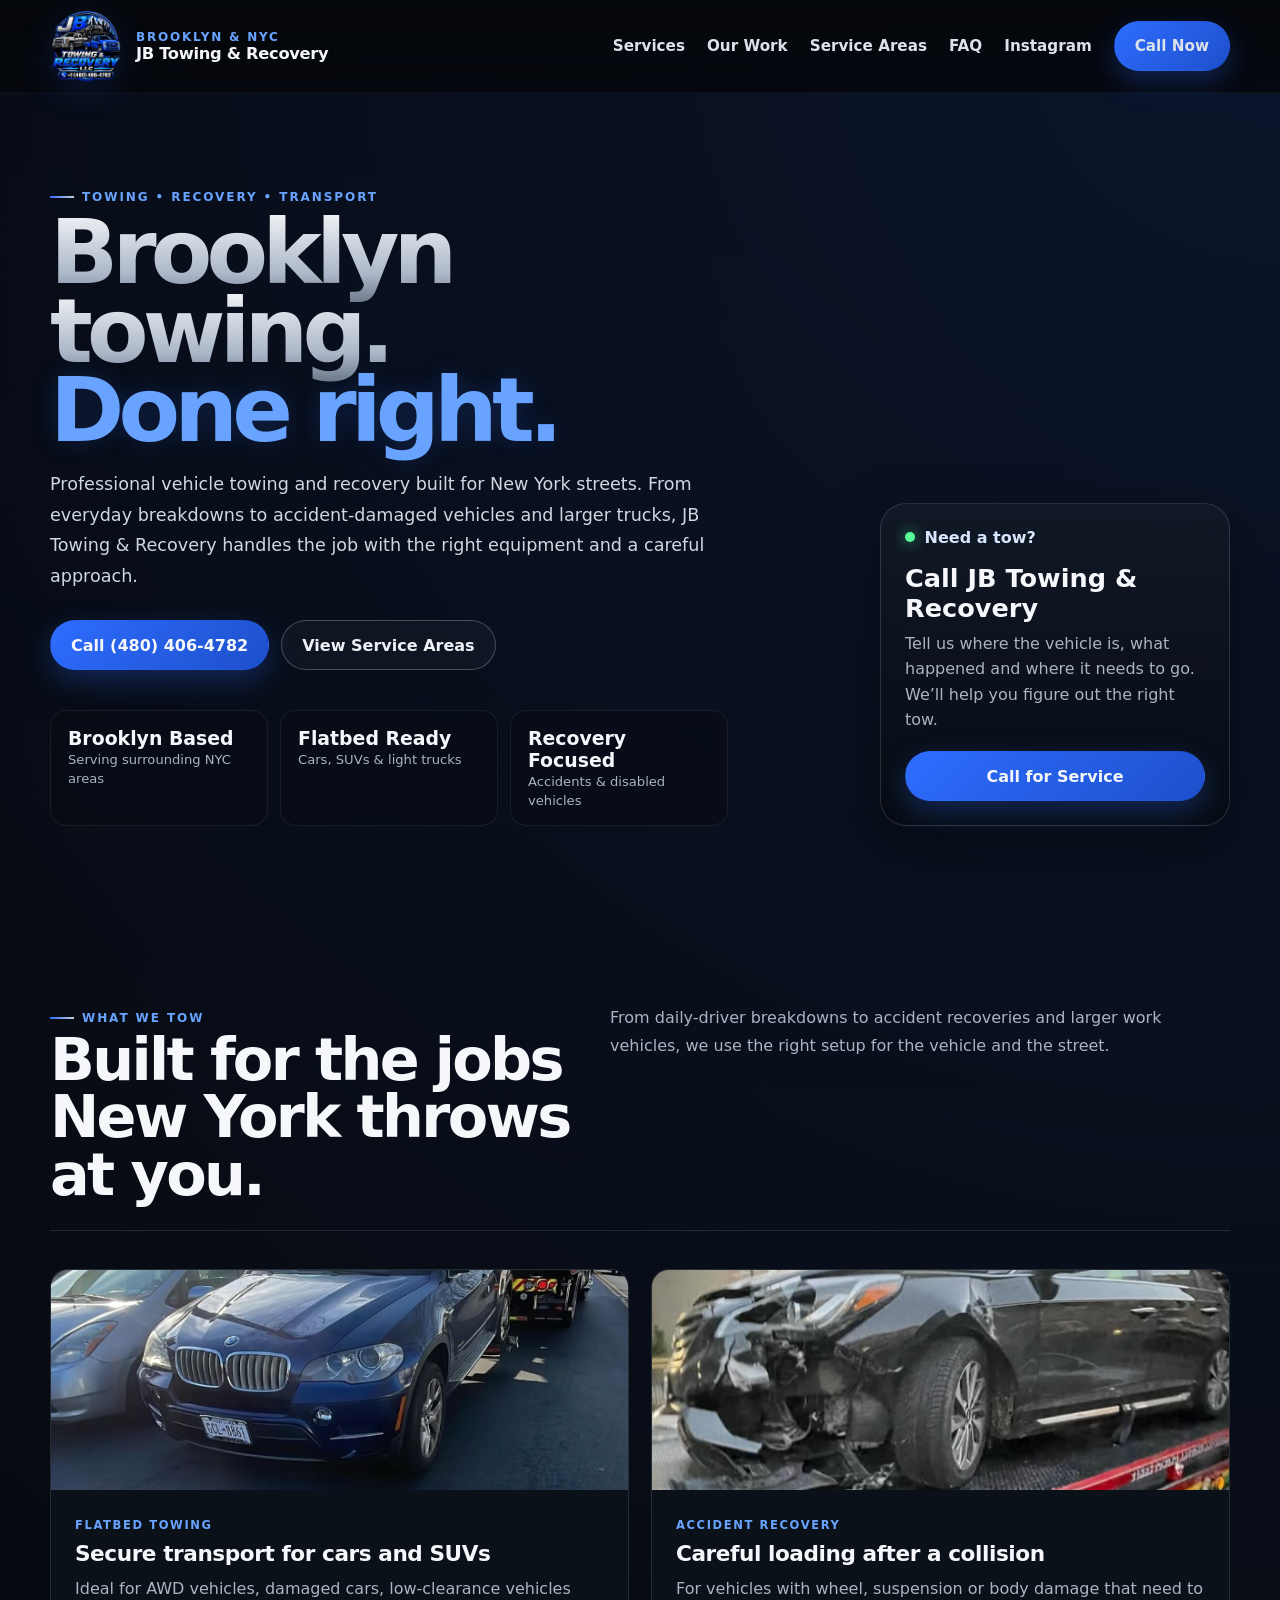
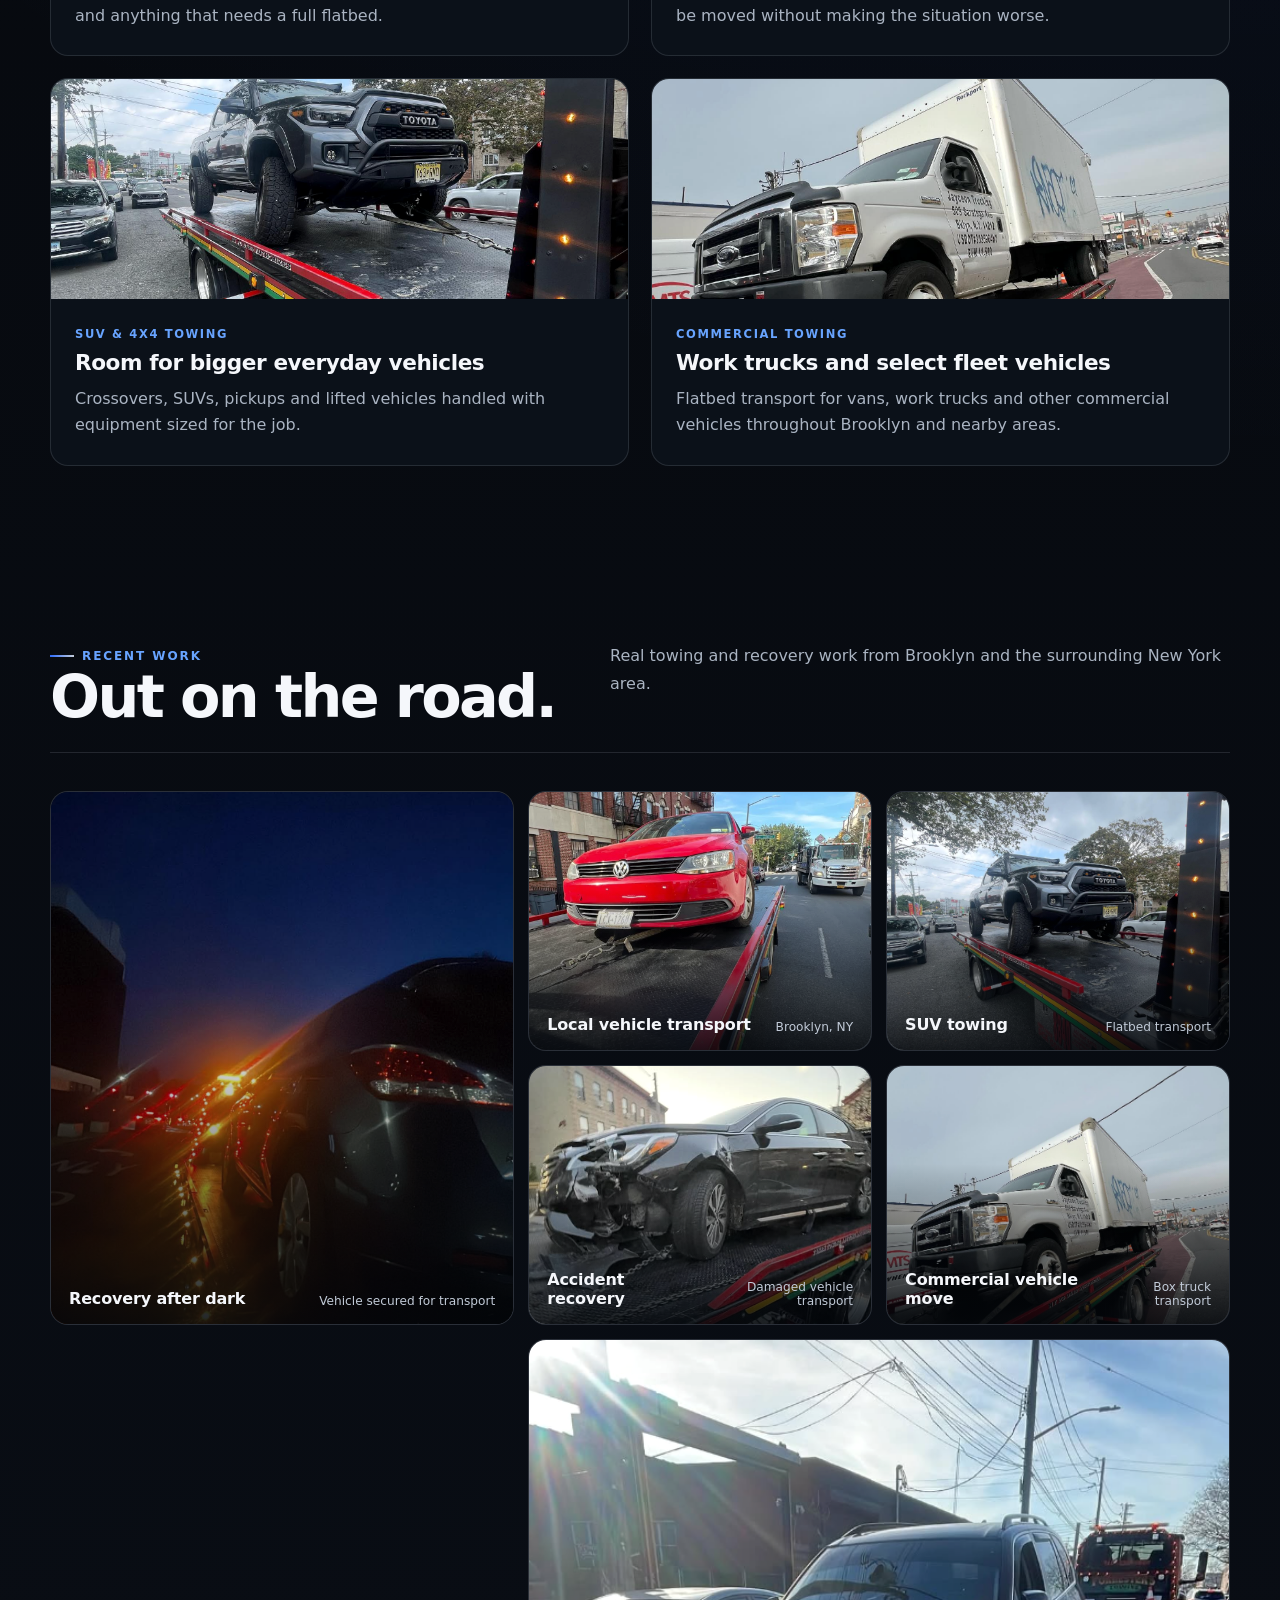
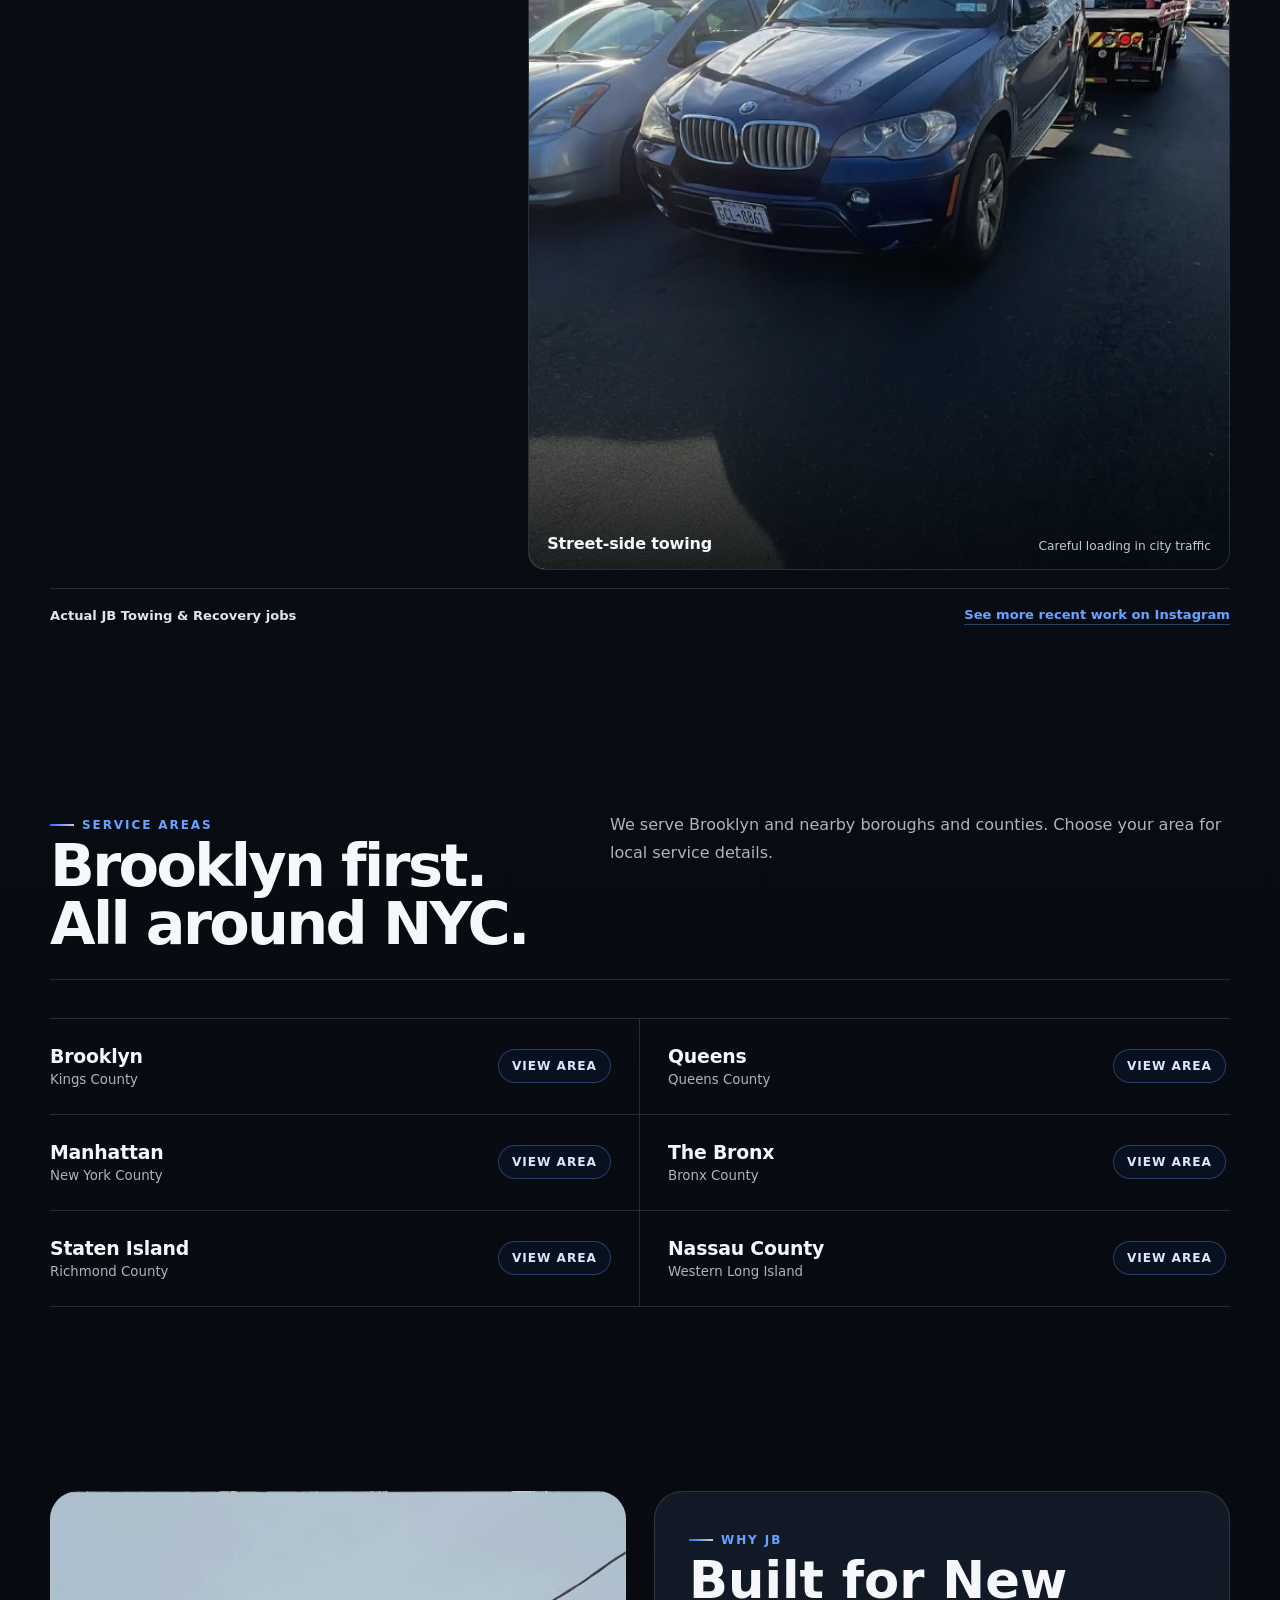
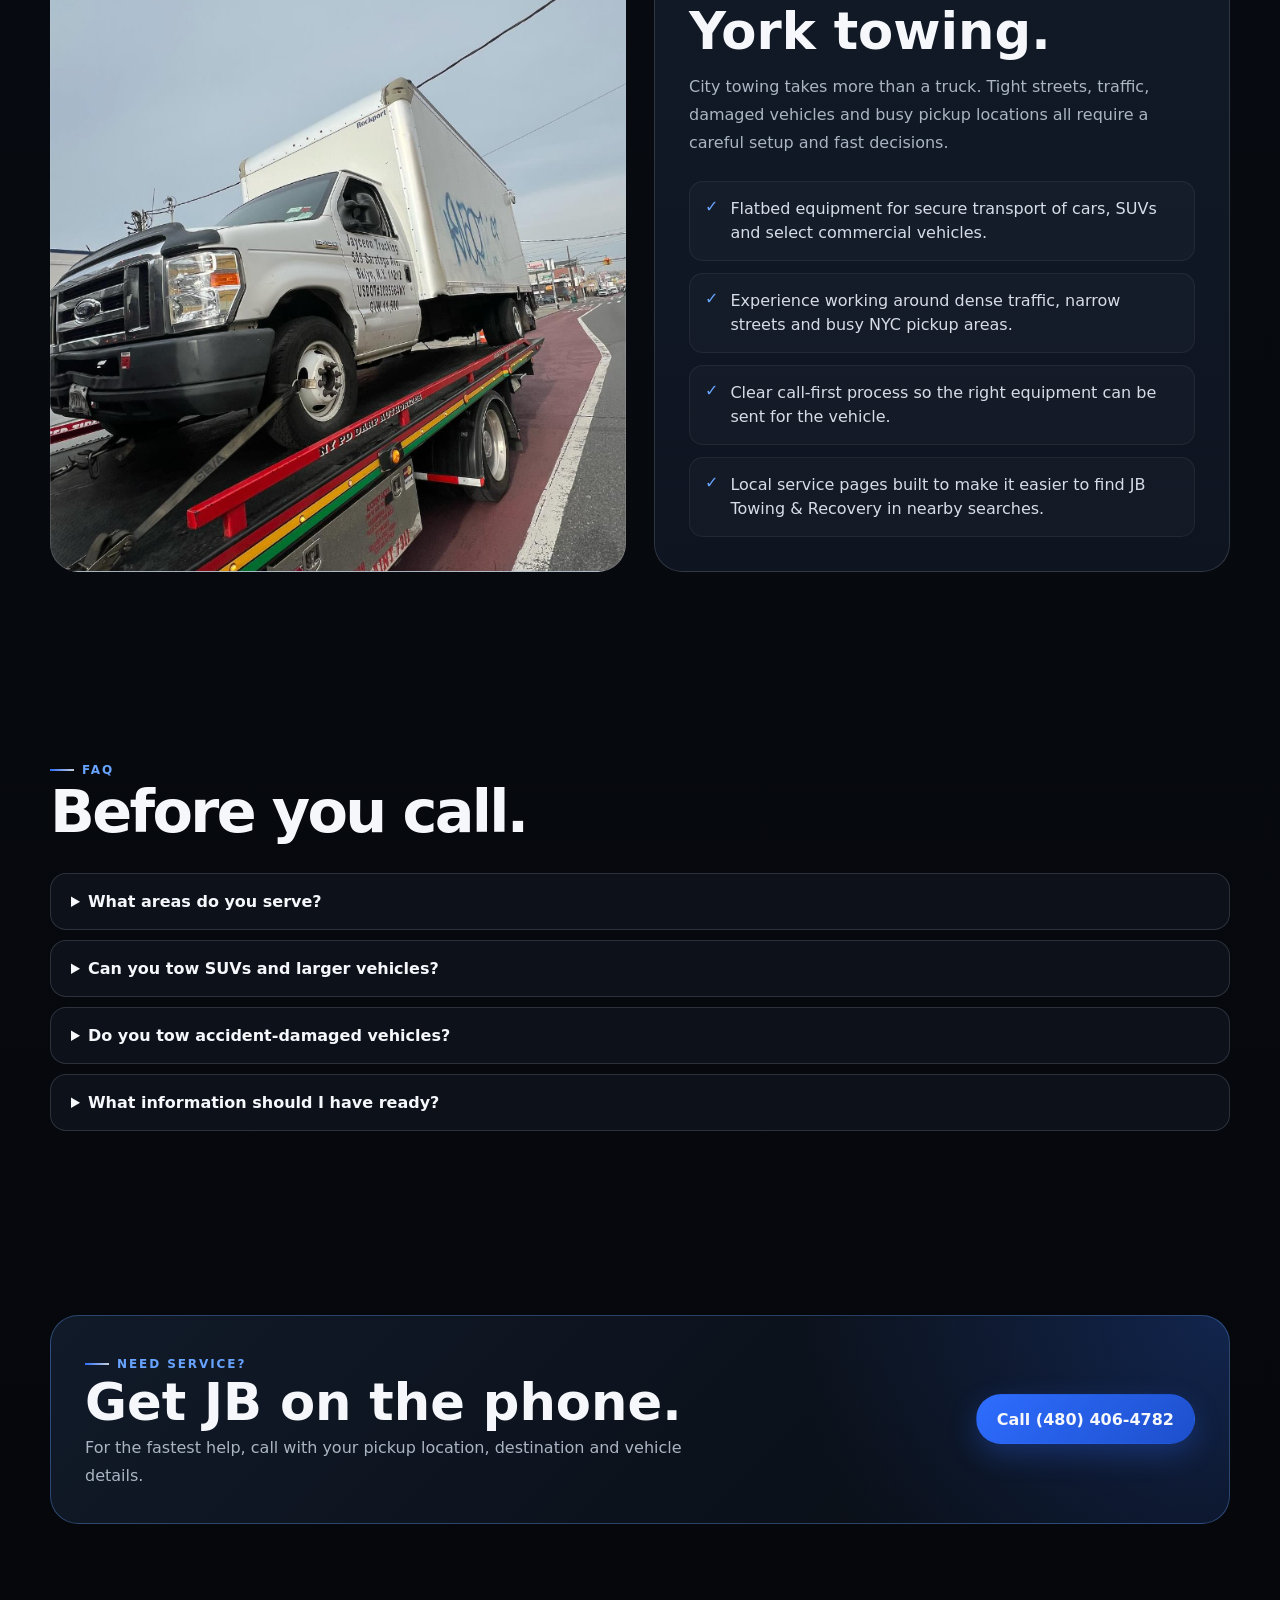
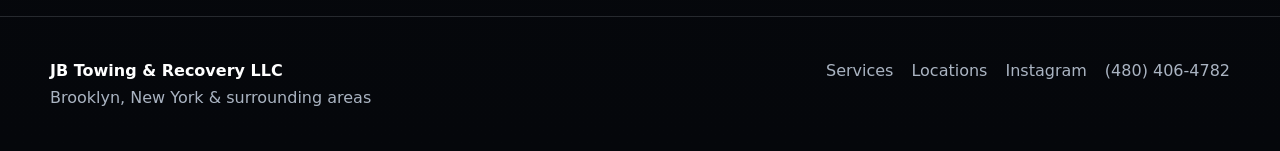
<file: index.html>
<!doctype html>
<html lang="en">
<head>
<meta charset="utf-8"><meta name="viewport" content="width=device-width,initial-scale=1,viewport-fit=cover">
<title>JB Towing & Recovery LLC | Towing in Brooklyn, NY & Surrounding Areas</title>
<meta name="description" content="JB Towing & Recovery LLC provides professional towing and vehicle recovery across Brooklyn and surrounding New York City areas. Flatbed towing, accident recovery, local vehicle transport and more.">
<meta name="robots" content="index,follow,max-image-preview:large,max-snippet:-1,max-video-preview:-1">
<meta name="author" content="JB Towing & Recovery LLC">
<meta name="theme-color" content="#05070b">
<meta name="color-scheme" content="dark">
<meta name="apple-mobile-web-app-capable" content="yes">
<meta name="apple-mobile-web-app-status-bar-style" content="black-translucent">
<meta name="mobile-web-app-capable" content="yes">
<link rel="canonical" href="https://www.jbtowingrecovery.com/">
<meta property="og:title" content="JB Towing & Recovery LLC | Brooklyn Towing">
<meta property="og:description" content="Professional towing and recovery across Brooklyn and surrounding NYC areas.">
<meta property="og:type" content="website">
<meta property="og:url" content="https://www.jbtowingrecovery.com/">
<meta property="og:image" content="https://www.jbtowingrecovery.com/assets/tow-6.png">
<meta property="og:image:alt" content="JB Towing & Recovery flatbed towing an SUV in New York">
<meta name="twitter:card" content="summary_large_image">
<meta name="twitter:title" content="JB Towing & Recovery LLC | Brooklyn Towing">
<meta name="twitter:description" content="Flatbed towing, accident recovery, SUV towing and vehicle transport across Brooklyn and surrounding NYC areas.">
<meta name="twitter:image" content="https://www.jbtowingrecovery.com/assets/tow-6.png">
<link rel="preload" as="image" href="assets/tow-6.png" fetchpriority="high">
<link rel="stylesheet" href="styles.css">
<script type="application/ld+json">{
  "@context":"https://schema.org",
  "@graph":[
    {"@type":"Organization","@id":"https://www.jbtowingrecovery.com/#organization","name":"JB Towing & Recovery LLC","url":"https://www.jbtowingrecovery.com/","logo":"https://www.jbtowingrecovery.com/assets/logo-v2.png","sameAs":["https://www.instagram.com/jbtowingrecovery/"]},
    {"@type":"WebSite","@id":"https://www.jbtowingrecovery.com/#website","url":"https://www.jbtowingrecovery.com/","name":"JB Towing & Recovery LLC","publisher":{"@id":"https://www.jbtowingrecovery.com/#organization"}},
    {"@type":"TowingService","@id":"https://www.jbtowingrecovery.com/#towingservice","name":"JB Towing & Recovery LLC","url":"https://www.jbtowingrecovery.com/","telephone":"+1-480-406-4782","image":["https://www.jbtowingrecovery.com/assets/tow-6.png","https://www.jbtowingrecovery.com/assets/tow-4.png","https://www.jbtowingrecovery.com/assets/tow-3.png"],"priceRange":"Call for quote","areaServed":[{"@type":"City","name":"Brooklyn"},{"@type":"City","name":"Queens"},{"@type":"City","name":"Manhattan"},{"@type":"City","name":"Bronx"},{"@type":"City","name":"Staten Island"},{"@type":"AdministrativeArea","name":"Nassau County"}],"knowsAbout":["Flatbed towing","Accident recovery","SUV towing","Vehicle transport","Commercial vehicle towing"],"parentOrganization":{"@id":"https://www.jbtowingrecovery.com/#organization"}},
    {"@type":"FAQPage","@id":"https://www.jbtowingrecovery.com/#faq","mainEntity":[
      {"@type":"Question","name":"What areas do you serve?","acceptedAnswer":{"@type":"Answer","text":"Brooklyn is the primary service area, with coverage extending into Queens, Manhattan, the Bronx, Staten Island and nearby Nassau County depending on the job."}},
      {"@type":"Question","name":"Can you tow SUVs and larger vehicles?","acceptedAnswer":{"@type":"Answer","text":"Yes. JB Towing & Recovery handles SUVs, pickups and select larger or commercial vehicles. Call with the vehicle year, make, model and condition so equipment compatibility can be confirmed."}},
      {"@type":"Question","name":"Do you tow accident-damaged vehicles?","acceptedAnswer":{"@type":"Answer","text":"Yes. Flatbed transport can be used for vehicles with body, wheel or suspension damage when appropriate for the job."}},
      {"@type":"Question","name":"What information should I have ready?","acceptedAnswer":{"@type":"Answer","text":"Have the pickup location, destination, vehicle make and model, whether the vehicle rolls or steers, and a short description of the issue ready when you call."}}
    ]}
  ]
}</script>
</head>
<body>
<header><div class="container nav">
<a class="brand" href="index.html"><img src="assets/logo-v2.png" alt="JB Towing & Recovery LLC logo"><div class="brand-text"><span>Brooklyn & NYC</span><strong>JB Towing & Recovery</strong></div></a>
<nav class="navlinks"><a href="#services">Services</a><a href="#work">Our Work</a><a href="#areas">Service Areas</a><a href="#faq">FAQ</a><a href="https://www.instagram.com/jbtowingrecovery/" target="_blank" rel="noopener">Instagram</a><a class="btn btn-primary" href="tel:+14804064782">Call Now</a></nav>
<button class="menu-btn" aria-label="Open menu">☰</button>
</div></header>
<main>
<section class="hero"><div class="hero-media"></div><div class="container hero-grid">
<div><div class="eyebrow">Towing • Recovery • Transport</div><h1><span class="metal">Brooklyn towing.</span><br><span class="blue">Done right.</span></h1><p class="hero-copy">Professional vehicle towing and recovery built for New York streets. From everyday breakdowns to accident-damaged vehicles and larger trucks, JB Towing & Recovery handles the job with the right equipment and a careful approach.</p><div class="hero-actions"><a class="btn btn-primary" href="tel:+14804064782">Call (480) 406-4782</a><a class="btn btn-secondary" href="#areas">View Service Areas</a></div><div class="stats"><div class="stat"><strong>Brooklyn Based</strong><span>Serving surrounding NYC areas</span></div><div class="stat"><strong>Flatbed Ready</strong><span>Cars, SUVs & light trucks</span></div><div class="stat"><strong>Recovery Focused</strong><span>Accidents & disabled vehicles</span></div></div></div>
<aside class="hero-card"><div class="status"><span class="status-dot"></span>Need a tow?</div><h3>Call JB Towing & Recovery</h3><p>Tell us where the vehicle is, what happened and where it needs to go. We’ll help you figure out the right tow.</p><a class="btn btn-primary" style="width:100%" href="tel:+14804064782">Call for Service</a></aside>
</div></section>
<section class="section services-section" id="services"><div class="container"><div class="section-head section-head-clean"><div><div class="eyebrow">What we tow</div><h2>Built for the jobs<br>New York throws at you.</h2></div><p>From daily-driver breakdowns to accident recoveries and larger work vehicles, we use the right setup for the vehicle and the street.</p></div><div class="services services-photo">
<article class="service service-photo-card"><div class="service-image"><img src="assets/tow-1.png" alt="Flatbed towing service in Brooklyn"></div><div class="service-copy"><span>Flatbed towing</span><h3>Secure transport for cars and SUVs</h3><p>Ideal for AWD vehicles, damaged cars, low-clearance vehicles and anything that needs a full flatbed.</p></div></article>
<article class="service service-photo-card"><div class="service-image"><img src="assets/tow-4.png" alt="Accident recovery towing in Brooklyn"></div><div class="service-copy"><span>Accident recovery</span><h3>Careful loading after a collision</h3><p>For vehicles with wheel, suspension or body damage that need to be moved without making the situation worse.</p></div></article>
<article class="service service-photo-card"><div class="service-image"><img src="assets/tow-6.png" alt="SUV and 4x4 towing in New York City"></div><div class="service-copy"><span>SUV & 4x4 towing</span><h3>Room for bigger everyday vehicles</h3><p>Crossovers, SUVs, pickups and lifted vehicles handled with equipment sized for the job.</p></div></article>
<article class="service service-photo-card"><div class="service-image"><img src="assets/tow-3.png" alt="Commercial vehicle towing in New York"></div><div class="service-copy"><span>Commercial towing</span><h3>Work trucks and select fleet vehicles</h3><p>Flatbed transport for vans, work trucks and other commercial vehicles throughout Brooklyn and nearby areas.</p></div></article>
</div></div></section>
<section class="section work-section" id="work"><div class="container"><div class="section-head section-head-clean"><div><div class="eyebrow">Recent work</div><h2>Out on the road.</h2></div><p>Real towing and recovery work from Brooklyn and the surrounding New York area.</p></div>
<div class="work-grid" aria-label="Recent towing work gallery">
<figure class="work-shot work-shot-featured"><img src="assets/tow-7.png" alt="Nighttime vehicle recovery on a flatbed tow truck in New York" loading="lazy"><figcaption><strong>Recovery after dark</strong><span>Vehicle secured for transport</span></figcaption></figure>
<figure class="work-shot"><img src="assets/tow-8.png" alt="Volkswagen sedan secured on a flatbed tow truck in Brooklyn" loading="lazy"><figcaption><strong>Local vehicle transport</strong><span>Brooklyn, NY</span></figcaption></figure>
<figure class="work-shot"><img src="assets/tow-6.png" alt="Toyota 4Runner loaded on a flatbed tow truck" loading="lazy"><figcaption><strong>SUV towing</strong><span>Flatbed transport</span></figcaption></figure>
<figure class="work-shot"><img src="assets/tow-4.png" alt="Collision damaged sedan loaded onto a flatbed tow truck" loading="lazy"><figcaption><strong>Accident recovery</strong><span>Damaged vehicle transport</span></figcaption></figure>
<figure class="work-shot"><img src="assets/tow-3.png" alt="Commercial box truck being transported on a flatbed tow truck" loading="lazy"><figcaption><strong>Commercial vehicle move</strong><span>Box truck transport</span></figcaption></figure>
<figure class="work-shot work-shot-wide"><img src="assets/tow-1.png" alt="BMW SUV being prepared for towing on a New York street" loading="lazy"><figcaption><strong>Street-side towing</strong><span>Careful loading in city traffic</span></figcaption></figure>
</div>
<div class="work-note"><span>Actual JB Towing &amp; Recovery jobs</span><a href="https://www.instagram.com/jbtowingrecovery/" target="_blank" rel="noopener">See more recent work on Instagram</a></div>
</div></section>
<section class="section areas-section" id="areas"><div class="container"><div class="section-head section-head-clean"><div><div class="eyebrow">Service areas</div><h2>Brooklyn first.<br>All around NYC.</h2></div><p>We serve Brooklyn and nearby boroughs and counties. Choose your area for local service details.</p></div><div class="location-grid location-list">
<a class="location-card" href="locations/brooklyn.html"><div><b>Brooklyn</b><small>Kings County</small></div><span class="location-cta">View area</span></a>
<a class="location-card" href="locations/queens.html"><div><b>Queens</b><small>Queens County</small></div><span class="location-cta">View area</span></a>
<a class="location-card" href="locations/manhattan.html"><div><b>Manhattan</b><small>New York County</small></div><span class="location-cta">View area</span></a>
<a class="location-card" href="locations/bronx.html"><div><b>The Bronx</b><small>Bronx County</small></div><span class="location-cta">View area</span></a>
<a class="location-card" href="locations/staten-island.html"><div><b>Staten Island</b><small>Richmond County</small></div><span class="location-cta">View area</span></a>
<a class="location-card" href="locations/nassau-county.html"><div><b>Nassau County</b><small>Western Long Island</small></div><span class="location-cta">View area</span></a>
</div></div></section>
<section class="section"><div class="container why"><div class="why-media"></div><div class="why-panel"><div class="eyebrow">Why JB</div><h2 style="font-size:clamp(2.2rem,4vw,3.8rem);line-height:1;margin:.5rem 0 1rem">Built for New York towing.</h2><p style="color:var(--muted);line-height:1.75">City towing takes more than a truck. Tight streets, traffic, damaged vehicles and busy pickup locations all require a careful setup and fast decisions.</p><div class="checks"><div class="check"><i>✓</i><span>Flatbed equipment for secure transport of cars, SUVs and select commercial vehicles.</span></div><div class="check"><i>✓</i><span>Experience working around dense traffic, narrow streets and busy NYC pickup areas.</span></div><div class="check"><i>✓</i><span>Clear call-first process so the right equipment can be sent for the vehicle.</span></div><div class="check"><i>✓</i><span>Local service pages built to make it easier to find JB Towing & Recovery in nearby searches.</span></div></div></div></div></section>
<section class="section" id="faq"><div class="container"><div class="section-head"><div><div class="eyebrow">FAQ</div><h2>Before you call.</h2></div></div><div class="faq"><details><summary>What areas do you serve?</summary><p>Brooklyn is the primary service area, with coverage extending into Queens, Manhattan, the Bronx, Staten Island and nearby Nassau County depending on the job.</p></details><details><summary>Can you tow SUVs and larger vehicles?</summary><p>Yes. The supplied work photos show SUV, pickup and box-truck towing. When calling, share the vehicle year, make, model and condition so the proper equipment can be confirmed.</p></details><details><summary>Do you tow accident-damaged vehicles?</summary><p>Yes. Flatbed transport is especially useful when a vehicle has body, wheel or suspension damage that makes normal towing difficult.</p></details><details><summary>What information should I have ready?</summary><p>Your pickup location, destination, vehicle make/model, whether the vehicle rolls or steers, and a quick description of the issue.</p></details></div></div></section>
<section class="section"><div class="container"><div class="cta"><div><div class="eyebrow">Need service?</div><h2>Get JB on the phone.</h2><p>For the fastest help, call with your pickup location, destination and vehicle details.</p></div><a class="btn btn-primary" href="tel:+14804064782">Call (480) 406-4782</a></div></div></section>
</main>
<footer><div class="container footer-grid"><div><strong>JB Towing & Recovery LLC</strong><div style="margin-top:8px">Brooklyn, New York & surrounding areas</div></div><div class="footer-links"><a href="#services">Services</a><a href="#areas">Locations</a><a href="https://www.instagram.com/jbtowingrecovery/" target="_blank" rel="noopener">Instagram</a><a href="tel:+14804064782">(480) 406-4782</a></div></div></footer>
<a class="mobile-call" href="tel:+14804064782">Call JB Towing & Recovery</a>
<script src="script.js"></script>
</body></html>
</file>
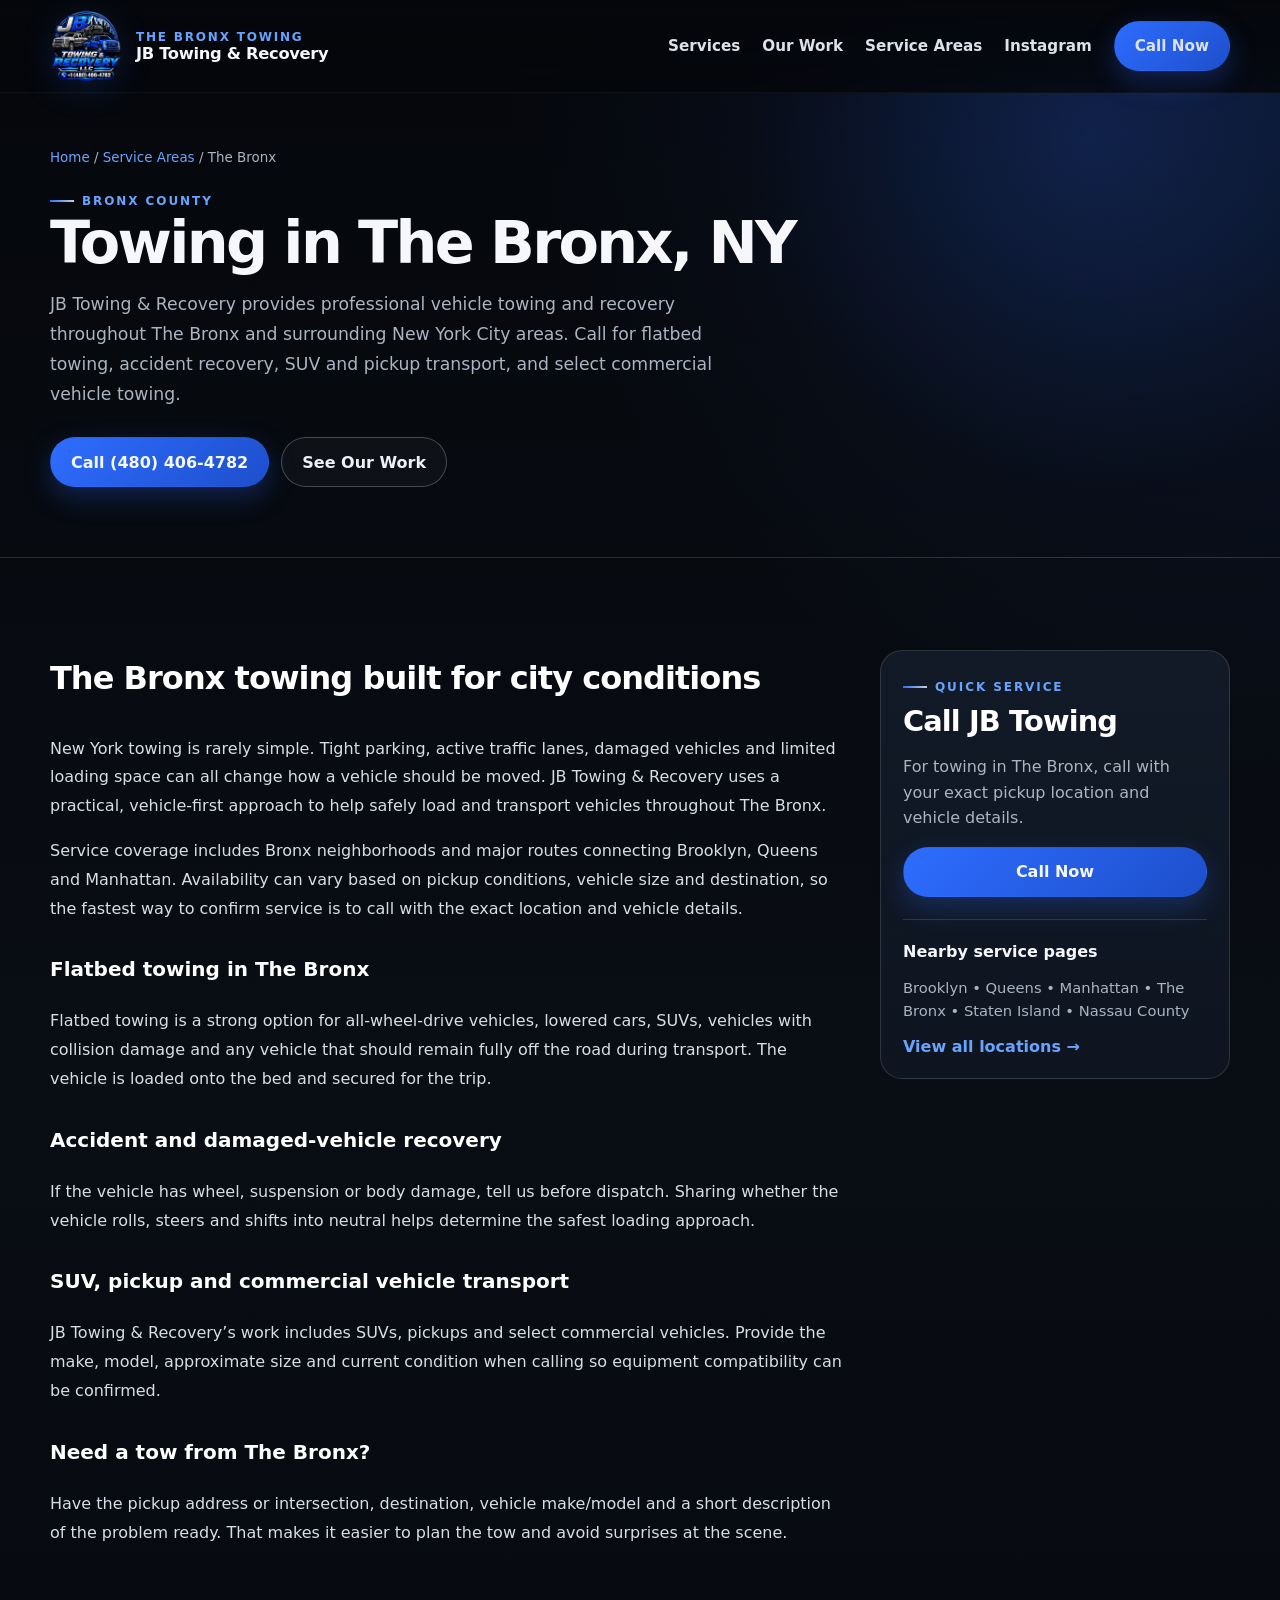
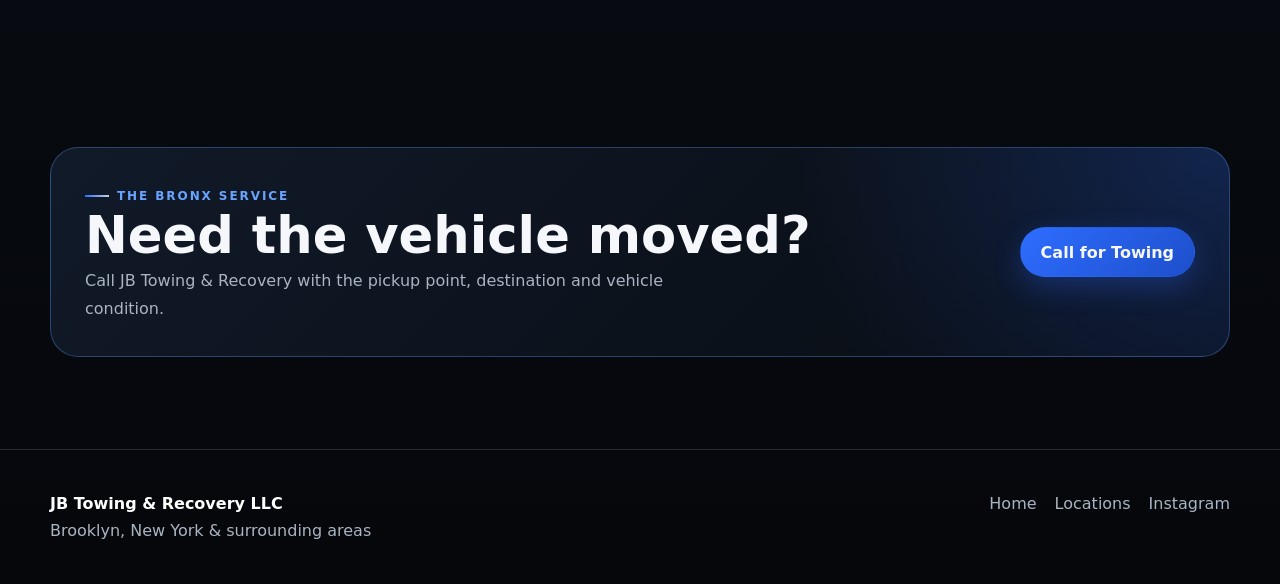
<file: locations/bronx.html>
<!doctype html>
<html lang="en"><head><meta charset="utf-8"><meta name="viewport" content="width=device-width,initial-scale=1,viewport-fit=cover">
<title>JB Towing & Recovery | Towing in The Bronx, NY</title><meta name="description" content="Need towing in The Bronx, NY? JB Towing & Recovery provides flatbed towing, accident recovery, SUV towing and vehicle transport in The Bronx and nearby areas."><meta name="robots" content="index,follow,max-image-preview:large,max-snippet:-1,max-video-preview:-1"><meta name="author" content="JB Towing & Recovery LLC"><meta name="theme-color" content="#05070b">
<meta name="color-scheme" content="dark">
<meta name="apple-mobile-web-app-capable" content="yes">
<meta name="apple-mobile-web-app-status-bar-style" content="black-translucent">
<meta name="mobile-web-app-capable" content="yes"><link rel="canonical" href="https://www.jbtowingrecovery.com/locations/bronx.html"><meta property="og:title" content="JB Towing & Recovery | Towing in The Bronx, NY"><meta property="og:description" content="Need towing in The Bronx, NY? JB Towing & Recovery provides flatbed towing, accident recovery, SUV towing and vehicle transport in The Bronx and nearby areas."><meta property="og:type" content="website"><meta property="og:url" content="https://www.jbtowingrecovery.com/locations/bronx.html"><meta property="og:image" content="https://www.jbtowingrecovery.com/assets/tow-6.png"><meta name="twitter:card" content="summary_large_image"><link rel="stylesheet" href="../styles.css">
<script type="application/ld+json">{"@context":"https://schema.org","@graph":[{"@type":"TowingService","@id":"https://www.jbtowingrecovery.com/locations/bronx.html#service","name":"JB Towing & Recovery LLC","url":"https://www.jbtowingrecovery.com/locations/bronx.html","telephone":"+1-480-406-4782","areaServed":{"@type":"AdministrativeArea","name":"Bronx, NY"},"image":"https://www.jbtowingrecovery.com/assets/tow-6.png","serviceType":["Flatbed towing","Accident recovery","SUV towing","Vehicle transport","Commercial vehicle towing"]},{"@type":"BreadcrumbList","itemListElement":[{"@type":"ListItem","position":1,"name":"Home","item":"https://www.jbtowingrecovery.com/"},{"@type":"ListItem","position":2,"name":"Service Areas","item":"https://www.jbtowingrecovery.com/#areas"},{"@type":"ListItem","position":3,"name":"The Bronx","item":"https://www.jbtowingrecovery.com/locations/bronx.html"}]}]}</script></head>
<body><header><div class="container nav"><a class="brand" href="../index.html"><img src="../assets/logo-v2.png" alt="JB Towing & Recovery LLC logo"><div class="brand-text"><span>The Bronx towing</span><strong>JB Towing & Recovery</strong></div></a><nav class="navlinks"><a href="../index.html#services">Services</a><a href="../index.html#work">Our Work</a><a href="../index.html#areas">Service Areas</a><a href="https://www.instagram.com/jbtowingrecovery/" target="_blank" rel="noopener">Instagram</a><a class="btn btn-primary" href="tel:+14804064782">Call Now</a></nav><button class="menu-btn" aria-label="Open menu">☰</button></div></header>
<main><section class="location-hero"><div class="container"><div class="breadcrumbs"><a href="../index.html">Home</a> / <a href="../index.html#areas">Service Areas</a> / The Bronx</div><div class="eyebrow">Bronx County</div><h1>Towing in The Bronx, NY</h1><p>JB Towing & Recovery provides professional vehicle towing and recovery throughout The Bronx and surrounding New York City areas. Call for flatbed towing, accident recovery, SUV and pickup transport, and select commercial vehicle towing.</p><div class="hero-actions"><a class="btn btn-primary" href="tel:+14804064782">Call (480) 406-4782</a><a class="btn btn-secondary" href="../index.html#work">See Our Work</a></div></div></section>
<section class="section"><div class="container location-body"><article><h2>The Bronx towing built for city conditions</h2><p>New York towing is rarely simple. Tight parking, active traffic lanes, damaged vehicles and limited loading space can all change how a vehicle should be moved. JB Towing & Recovery uses a practical, vehicle-first approach to help safely load and transport vehicles throughout The Bronx.</p><p>Service coverage includes Bronx neighborhoods and major routes connecting Brooklyn, Queens and Manhattan. Availability can vary based on pickup conditions, vehicle size and destination, so the fastest way to confirm service is to call with the exact location and vehicle details.</p><h3>Flatbed towing in The Bronx</h3><p>Flatbed towing is a strong option for all-wheel-drive vehicles, lowered cars, SUVs, vehicles with collision damage and any vehicle that should remain fully off the road during transport. The vehicle is loaded onto the bed and secured for the trip.</p><h3>Accident and damaged-vehicle recovery</h3><p>If the vehicle has wheel, suspension or body damage, tell us before dispatch. Sharing whether the vehicle rolls, steers and shifts into neutral helps determine the safest loading approach.</p><h3>SUV, pickup and commercial vehicle transport</h3><p>JB Towing & Recovery’s work includes SUVs, pickups and select commercial vehicles. Provide the make, model, approximate size and current condition when calling so equipment compatibility can be confirmed.</p><h3>Need a tow from The Bronx?</h3><p>Have the pickup address or intersection, destination, vehicle make/model and a short description of the problem ready. That makes it easier to plan the tow and avoid surprises at the scene.</p></article><aside class="side-card"><div class="eyebrow">Quick service</div><h2 style="font-size:1.8rem;margin:.6rem 0">Call JB Towing</h2><p>For towing in The Bronx, call with your exact pickup location and vehicle details.</p><a class="btn btn-primary" style="width:100%" href="tel:+14804064782">Call Now</a><div style="height:1px;background:var(--line);margin:22px 0"></div><strong>Nearby service pages</strong><p style="font-size:.92rem">Brooklyn • Queens • Manhattan • The Bronx • Staten Island • Nassau County</p><a href="../index.html#areas" style="color:var(--blue2);font-weight:800">View all locations →</a></aside></div></section>
<section class="section"><div class="container"><div class="cta"><div><div class="eyebrow">The Bronx service</div><h2>Need the vehicle moved?</h2><p>Call JB Towing & Recovery with the pickup point, destination and vehicle condition.</p></div><a class="btn btn-primary" href="tel:+14804064782">Call for Towing</a></div></div></section></main>
<footer><div class="container footer-grid"><div><strong>JB Towing & Recovery LLC</strong><div style="margin-top:8px">Brooklyn, New York & surrounding areas</div></div><div class="footer-links"><a href="../index.html">Home</a><a href="../index.html#areas">Locations</a><a href="https://www.instagram.com/jbtowingrecovery/" target="_blank" rel="noopener">Instagram</a></div></div></footer><a class="mobile-call" href="tel:+14804064782">Call JB Towing & Recovery</a><script src="../script.js"></script></body></html>
</file>
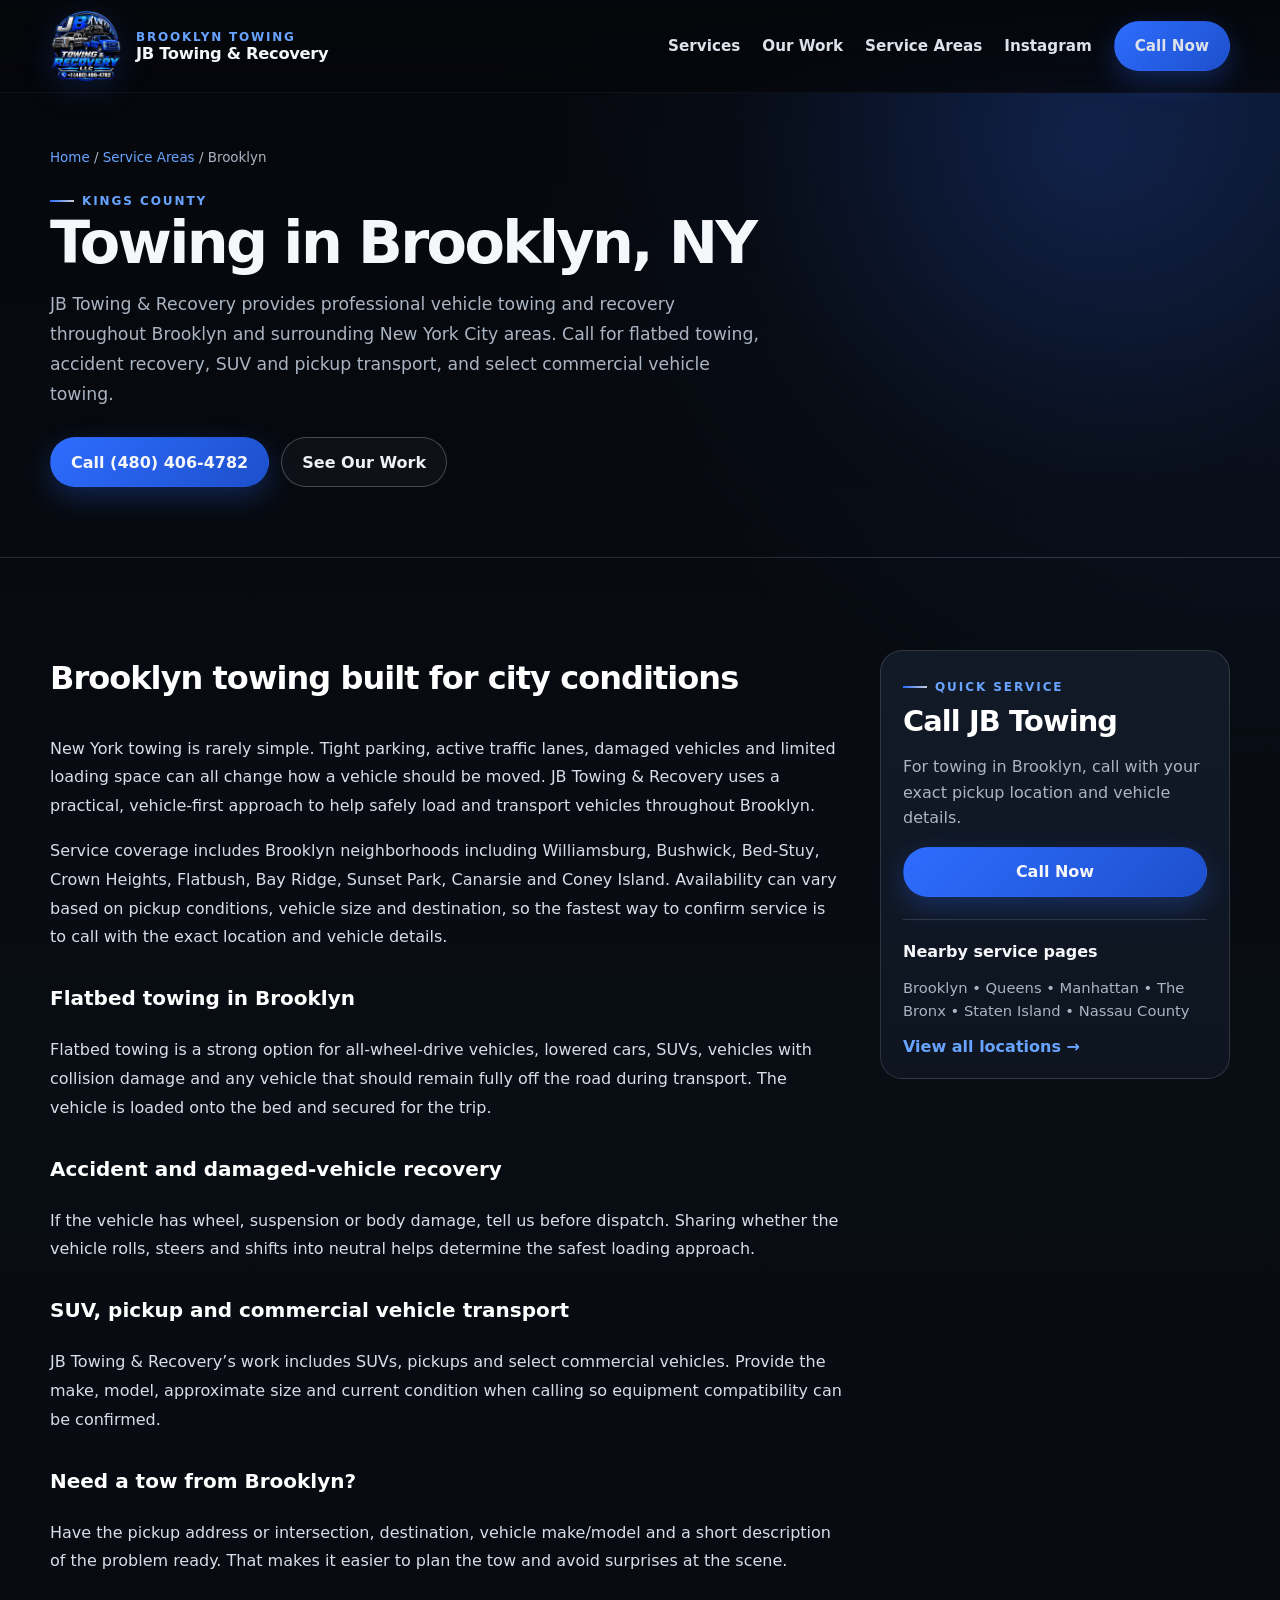
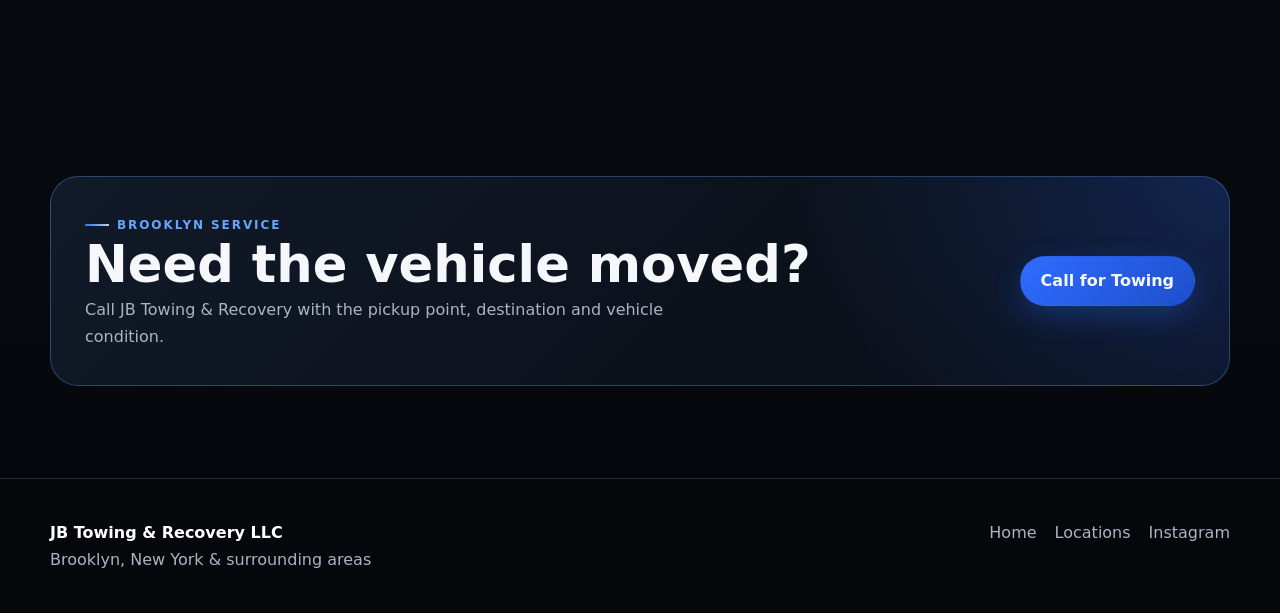
<file: locations/brooklyn.html>
<!doctype html>
<html lang="en"><head><meta charset="utf-8"><meta name="viewport" content="width=device-width,initial-scale=1,viewport-fit=cover">
<title>JB Towing & Recovery | Towing in Brooklyn, NY</title><meta name="description" content="Need towing in Brooklyn, NY? JB Towing & Recovery provides flatbed towing, accident recovery, SUV towing and vehicle transport in Brooklyn and nearby areas."><meta name="robots" content="index,follow,max-image-preview:large,max-snippet:-1,max-video-preview:-1"><meta name="author" content="JB Towing & Recovery LLC"><meta name="theme-color" content="#05070b">
<meta name="color-scheme" content="dark">
<meta name="apple-mobile-web-app-capable" content="yes">
<meta name="apple-mobile-web-app-status-bar-style" content="black-translucent">
<meta name="mobile-web-app-capable" content="yes"><link rel="canonical" href="https://www.jbtowingrecovery.com/locations/brooklyn.html"><meta property="og:title" content="JB Towing & Recovery | Towing in Brooklyn, NY"><meta property="og:description" content="Need towing in Brooklyn, NY? JB Towing & Recovery provides flatbed towing, accident recovery, SUV towing and vehicle transport in Brooklyn and nearby areas."><meta property="og:type" content="website"><meta property="og:url" content="https://www.jbtowingrecovery.com/locations/brooklyn.html"><meta property="og:image" content="https://www.jbtowingrecovery.com/assets/tow-6.png"><meta name="twitter:card" content="summary_large_image"><link rel="stylesheet" href="../styles.css">
<script type="application/ld+json">{"@context":"https://schema.org","@graph":[{"@type":"TowingService","@id":"https://www.jbtowingrecovery.com/locations/brooklyn.html#service","name":"JB Towing & Recovery LLC","url":"https://www.jbtowingrecovery.com/locations/brooklyn.html","telephone":"+1-480-406-4782","areaServed":{"@type":"AdministrativeArea","name":"Brooklyn, NY"},"image":"https://www.jbtowingrecovery.com/assets/tow-6.png","serviceType":["Flatbed towing","Accident recovery","SUV towing","Vehicle transport","Commercial vehicle towing"]},{"@type":"BreadcrumbList","itemListElement":[{"@type":"ListItem","position":1,"name":"Home","item":"https://www.jbtowingrecovery.com/"},{"@type":"ListItem","position":2,"name":"Service Areas","item":"https://www.jbtowingrecovery.com/#areas"},{"@type":"ListItem","position":3,"name":"Brooklyn","item":"https://www.jbtowingrecovery.com/locations/brooklyn.html"}]}]}</script></head>
<body><header><div class="container nav"><a class="brand" href="../index.html"><img src="../assets/logo-v2.png" alt="JB Towing & Recovery LLC logo"><div class="brand-text"><span>Brooklyn towing</span><strong>JB Towing & Recovery</strong></div></a><nav class="navlinks"><a href="../index.html#services">Services</a><a href="../index.html#work">Our Work</a><a href="../index.html#areas">Service Areas</a><a href="https://www.instagram.com/jbtowingrecovery/" target="_blank" rel="noopener">Instagram</a><a class="btn btn-primary" href="tel:+14804064782">Call Now</a></nav><button class="menu-btn" aria-label="Open menu">☰</button></div></header>
<main><section class="location-hero"><div class="container"><div class="breadcrumbs"><a href="../index.html">Home</a> / <a href="../index.html#areas">Service Areas</a> / Brooklyn</div><div class="eyebrow">Kings County</div><h1>Towing in Brooklyn, NY</h1><p>JB Towing & Recovery provides professional vehicle towing and recovery throughout Brooklyn and surrounding New York City areas. Call for flatbed towing, accident recovery, SUV and pickup transport, and select commercial vehicle towing.</p><div class="hero-actions"><a class="btn btn-primary" href="tel:+14804064782">Call (480) 406-4782</a><a class="btn btn-secondary" href="../index.html#work">See Our Work</a></div></div></section>
<section class="section"><div class="container location-body"><article><h2>Brooklyn towing built for city conditions</h2><p>New York towing is rarely simple. Tight parking, active traffic lanes, damaged vehicles and limited loading space can all change how a vehicle should be moved. JB Towing & Recovery uses a practical, vehicle-first approach to help safely load and transport vehicles throughout Brooklyn.</p><p>Service coverage includes Brooklyn neighborhoods including Williamsburg, Bushwick, Bed-Stuy, Crown Heights, Flatbush, Bay Ridge, Sunset Park, Canarsie and Coney Island. Availability can vary based on pickup conditions, vehicle size and destination, so the fastest way to confirm service is to call with the exact location and vehicle details.</p><h3>Flatbed towing in Brooklyn</h3><p>Flatbed towing is a strong option for all-wheel-drive vehicles, lowered cars, SUVs, vehicles with collision damage and any vehicle that should remain fully off the road during transport. The vehicle is loaded onto the bed and secured for the trip.</p><h3>Accident and damaged-vehicle recovery</h3><p>If the vehicle has wheel, suspension or body damage, tell us before dispatch. Sharing whether the vehicle rolls, steers and shifts into neutral helps determine the safest loading approach.</p><h3>SUV, pickup and commercial vehicle transport</h3><p>JB Towing & Recovery’s work includes SUVs, pickups and select commercial vehicles. Provide the make, model, approximate size and current condition when calling so equipment compatibility can be confirmed.</p><h3>Need a tow from Brooklyn?</h3><p>Have the pickup address or intersection, destination, vehicle make/model and a short description of the problem ready. That makes it easier to plan the tow and avoid surprises at the scene.</p></article><aside class="side-card"><div class="eyebrow">Quick service</div><h2 style="font-size:1.8rem;margin:.6rem 0">Call JB Towing</h2><p>For towing in Brooklyn, call with your exact pickup location and vehicle details.</p><a class="btn btn-primary" style="width:100%" href="tel:+14804064782">Call Now</a><div style="height:1px;background:var(--line);margin:22px 0"></div><strong>Nearby service pages</strong><p style="font-size:.92rem">Brooklyn • Queens • Manhattan • The Bronx • Staten Island • Nassau County</p><a href="../index.html#areas" style="color:var(--blue2);font-weight:800">View all locations →</a></aside></div></section>
<section class="section"><div class="container"><div class="cta"><div><div class="eyebrow">Brooklyn service</div><h2>Need the vehicle moved?</h2><p>Call JB Towing & Recovery with the pickup point, destination and vehicle condition.</p></div><a class="btn btn-primary" href="tel:+14804064782">Call for Towing</a></div></div></section></main>
<footer><div class="container footer-grid"><div><strong>JB Towing & Recovery LLC</strong><div style="margin-top:8px">Brooklyn, New York & surrounding areas</div></div><div class="footer-links"><a href="../index.html">Home</a><a href="../index.html#areas">Locations</a><a href="https://www.instagram.com/jbtowingrecovery/" target="_blank" rel="noopener">Instagram</a></div></div></footer><a class="mobile-call" href="tel:+14804064782">Call JB Towing & Recovery</a><script src="../script.js"></script></body></html>
</file>
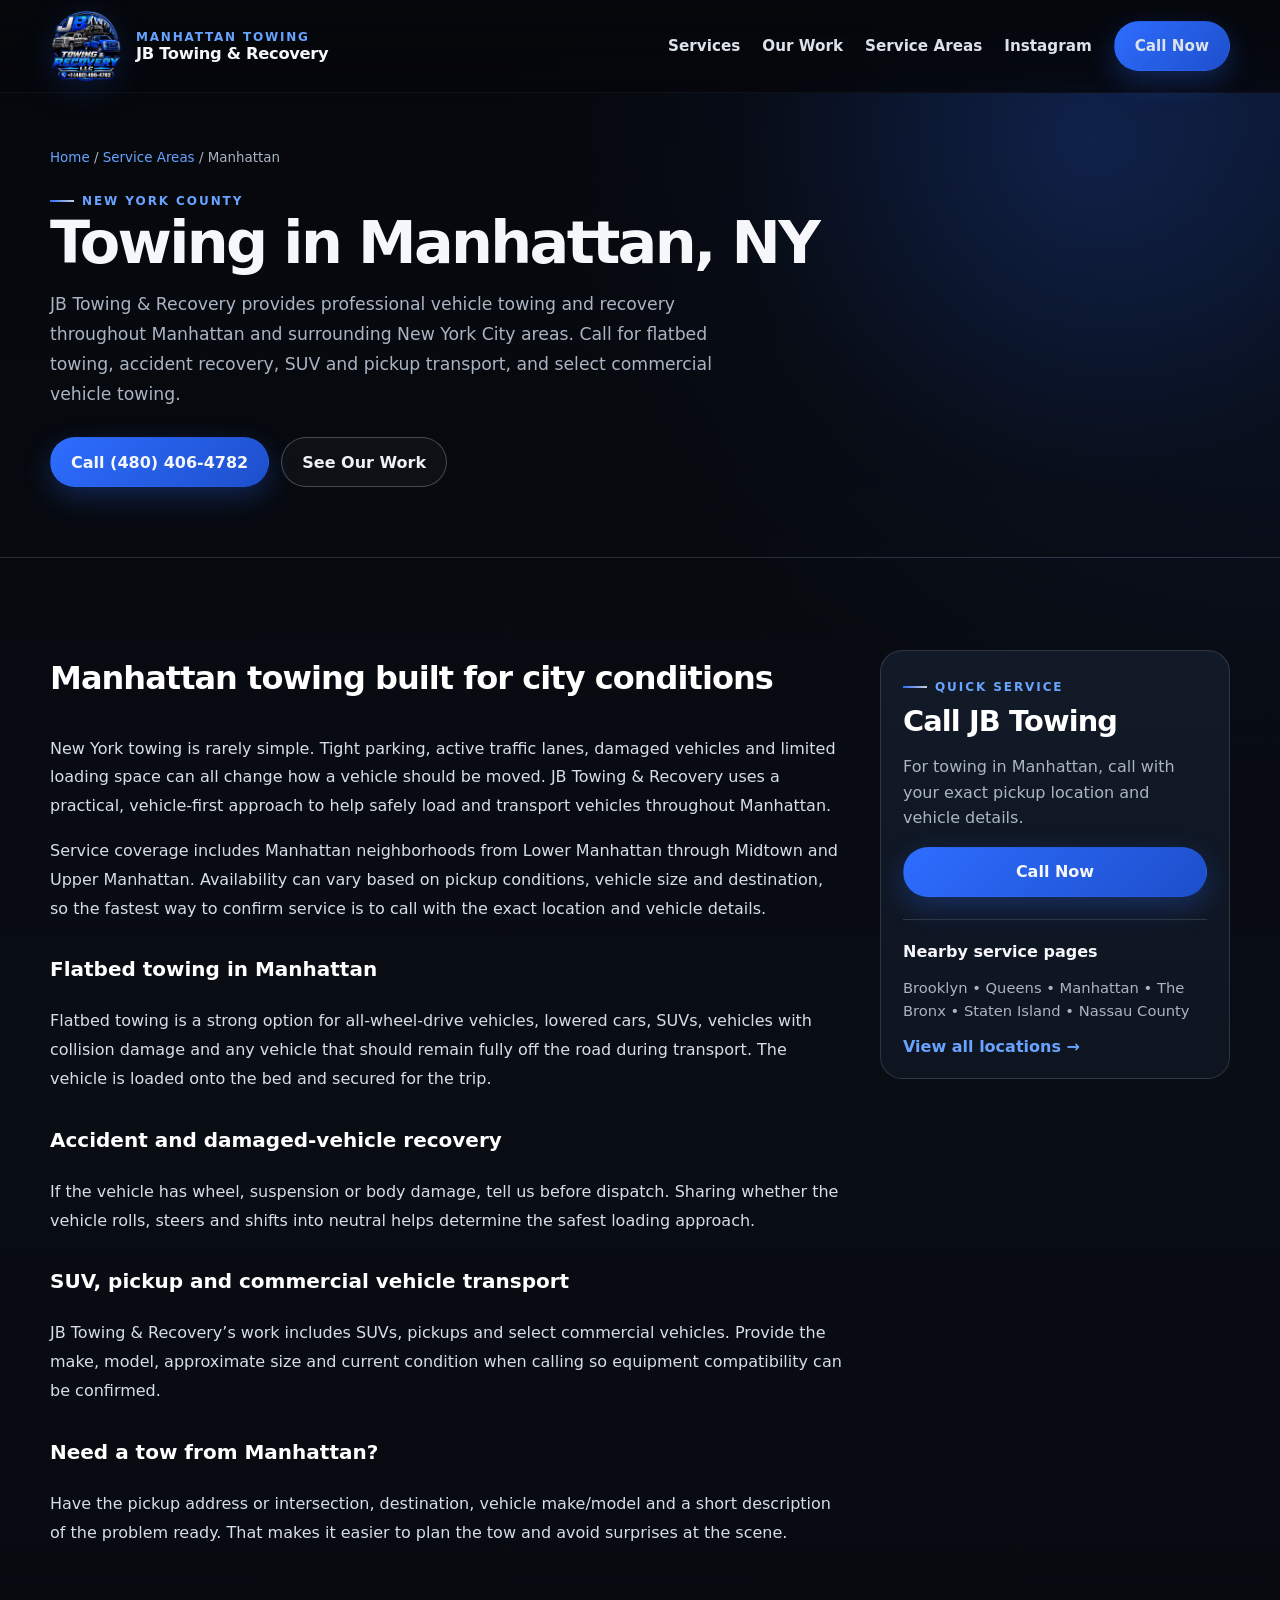
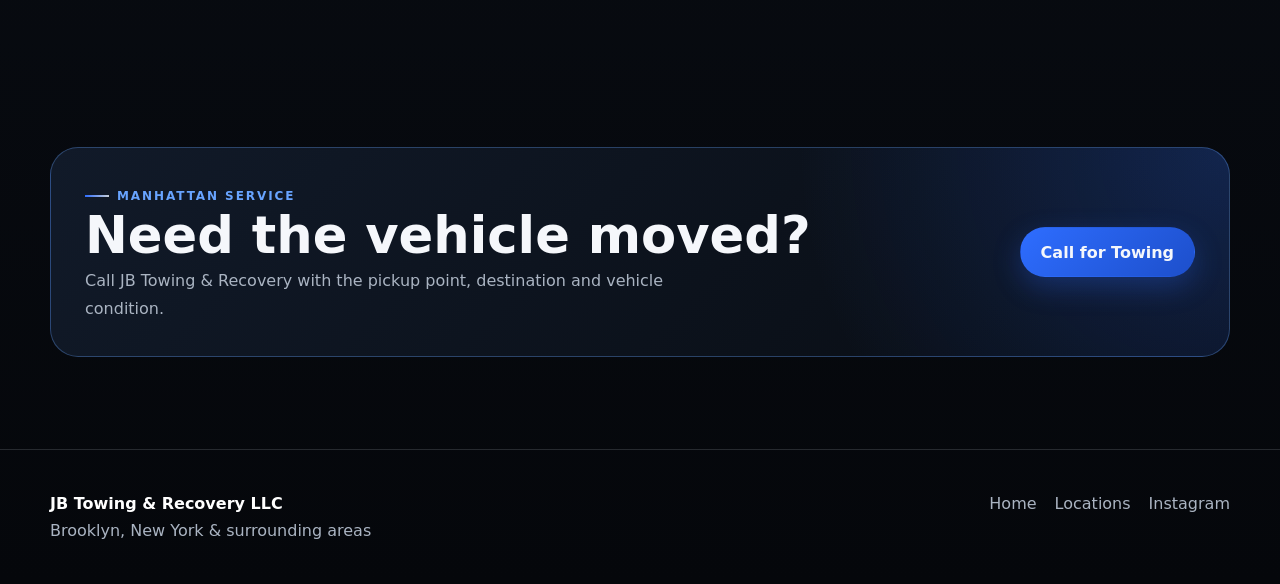
<file: locations/manhattan.html>
<!doctype html>
<html lang="en"><head><meta charset="utf-8"><meta name="viewport" content="width=device-width,initial-scale=1,viewport-fit=cover">
<title>JB Towing & Recovery | Towing in Manhattan, NY</title><meta name="description" content="Need towing in Manhattan, NY? JB Towing & Recovery provides flatbed towing, accident recovery, SUV towing and vehicle transport in Manhattan and nearby areas."><meta name="robots" content="index,follow,max-image-preview:large,max-snippet:-1,max-video-preview:-1"><meta name="author" content="JB Towing & Recovery LLC"><meta name="theme-color" content="#05070b">
<meta name="color-scheme" content="dark">
<meta name="apple-mobile-web-app-capable" content="yes">
<meta name="apple-mobile-web-app-status-bar-style" content="black-translucent">
<meta name="mobile-web-app-capable" content="yes"><link rel="canonical" href="https://www.jbtowingrecovery.com/locations/manhattan.html"><meta property="og:title" content="JB Towing & Recovery | Towing in Manhattan, NY"><meta property="og:description" content="Need towing in Manhattan, NY? JB Towing & Recovery provides flatbed towing, accident recovery, SUV towing and vehicle transport in Manhattan and nearby areas."><meta property="og:type" content="website"><meta property="og:url" content="https://www.jbtowingrecovery.com/locations/manhattan.html"><meta property="og:image" content="https://www.jbtowingrecovery.com/assets/tow-6.png"><meta name="twitter:card" content="summary_large_image"><link rel="stylesheet" href="../styles.css">
<script type="application/ld+json">{"@context":"https://schema.org","@graph":[{"@type":"TowingService","@id":"https://www.jbtowingrecovery.com/locations/manhattan.html#service","name":"JB Towing & Recovery LLC","url":"https://www.jbtowingrecovery.com/locations/manhattan.html","telephone":"+1-480-406-4782","areaServed":{"@type":"AdministrativeArea","name":"Manhattan, NY"},"image":"https://www.jbtowingrecovery.com/assets/tow-6.png","serviceType":["Flatbed towing","Accident recovery","SUV towing","Vehicle transport","Commercial vehicle towing"]},{"@type":"BreadcrumbList","itemListElement":[{"@type":"ListItem","position":1,"name":"Home","item":"https://www.jbtowingrecovery.com/"},{"@type":"ListItem","position":2,"name":"Service Areas","item":"https://www.jbtowingrecovery.com/#areas"},{"@type":"ListItem","position":3,"name":"Manhattan","item":"https://www.jbtowingrecovery.com/locations/manhattan.html"}]}]}</script></head>
<body><header><div class="container nav"><a class="brand" href="../index.html"><img src="../assets/logo-v2.png" alt="JB Towing & Recovery LLC logo"><div class="brand-text"><span>Manhattan towing</span><strong>JB Towing & Recovery</strong></div></a><nav class="navlinks"><a href="../index.html#services">Services</a><a href="../index.html#work">Our Work</a><a href="../index.html#areas">Service Areas</a><a href="https://www.instagram.com/jbtowingrecovery/" target="_blank" rel="noopener">Instagram</a><a class="btn btn-primary" href="tel:+14804064782">Call Now</a></nav><button class="menu-btn" aria-label="Open menu">☰</button></div></header>
<main><section class="location-hero"><div class="container"><div class="breadcrumbs"><a href="../index.html">Home</a> / <a href="../index.html#areas">Service Areas</a> / Manhattan</div><div class="eyebrow">New York County</div><h1>Towing in Manhattan, NY</h1><p>JB Towing & Recovery provides professional vehicle towing and recovery throughout Manhattan and surrounding New York City areas. Call for flatbed towing, accident recovery, SUV and pickup transport, and select commercial vehicle towing.</p><div class="hero-actions"><a class="btn btn-primary" href="tel:+14804064782">Call (480) 406-4782</a><a class="btn btn-secondary" href="../index.html#work">See Our Work</a></div></div></section>
<section class="section"><div class="container location-body"><article><h2>Manhattan towing built for city conditions</h2><p>New York towing is rarely simple. Tight parking, active traffic lanes, damaged vehicles and limited loading space can all change how a vehicle should be moved. JB Towing & Recovery uses a practical, vehicle-first approach to help safely load and transport vehicles throughout Manhattan.</p><p>Service coverage includes Manhattan neighborhoods from Lower Manhattan through Midtown and Upper Manhattan. Availability can vary based on pickup conditions, vehicle size and destination, so the fastest way to confirm service is to call with the exact location and vehicle details.</p><h3>Flatbed towing in Manhattan</h3><p>Flatbed towing is a strong option for all-wheel-drive vehicles, lowered cars, SUVs, vehicles with collision damage and any vehicle that should remain fully off the road during transport. The vehicle is loaded onto the bed and secured for the trip.</p><h3>Accident and damaged-vehicle recovery</h3><p>If the vehicle has wheel, suspension or body damage, tell us before dispatch. Sharing whether the vehicle rolls, steers and shifts into neutral helps determine the safest loading approach.</p><h3>SUV, pickup and commercial vehicle transport</h3><p>JB Towing & Recovery’s work includes SUVs, pickups and select commercial vehicles. Provide the make, model, approximate size and current condition when calling so equipment compatibility can be confirmed.</p><h3>Need a tow from Manhattan?</h3><p>Have the pickup address or intersection, destination, vehicle make/model and a short description of the problem ready. That makes it easier to plan the tow and avoid surprises at the scene.</p></article><aside class="side-card"><div class="eyebrow">Quick service</div><h2 style="font-size:1.8rem;margin:.6rem 0">Call JB Towing</h2><p>For towing in Manhattan, call with your exact pickup location and vehicle details.</p><a class="btn btn-primary" style="width:100%" href="tel:+14804064782">Call Now</a><div style="height:1px;background:var(--line);margin:22px 0"></div><strong>Nearby service pages</strong><p style="font-size:.92rem">Brooklyn • Queens • Manhattan • The Bronx • Staten Island • Nassau County</p><a href="../index.html#areas" style="color:var(--blue2);font-weight:800">View all locations →</a></aside></div></section>
<section class="section"><div class="container"><div class="cta"><div><div class="eyebrow">Manhattan service</div><h2>Need the vehicle moved?</h2><p>Call JB Towing & Recovery with the pickup point, destination and vehicle condition.</p></div><a class="btn btn-primary" href="tel:+14804064782">Call for Towing</a></div></div></section></main>
<footer><div class="container footer-grid"><div><strong>JB Towing & Recovery LLC</strong><div style="margin-top:8px">Brooklyn, New York & surrounding areas</div></div><div class="footer-links"><a href="../index.html">Home</a><a href="../index.html#areas">Locations</a><a href="https://www.instagram.com/jbtowingrecovery/" target="_blank" rel="noopener">Instagram</a></div></div></footer><a class="mobile-call" href="tel:+14804064782">Call JB Towing & Recovery</a><script src="../script.js"></script></body></html>
</file>
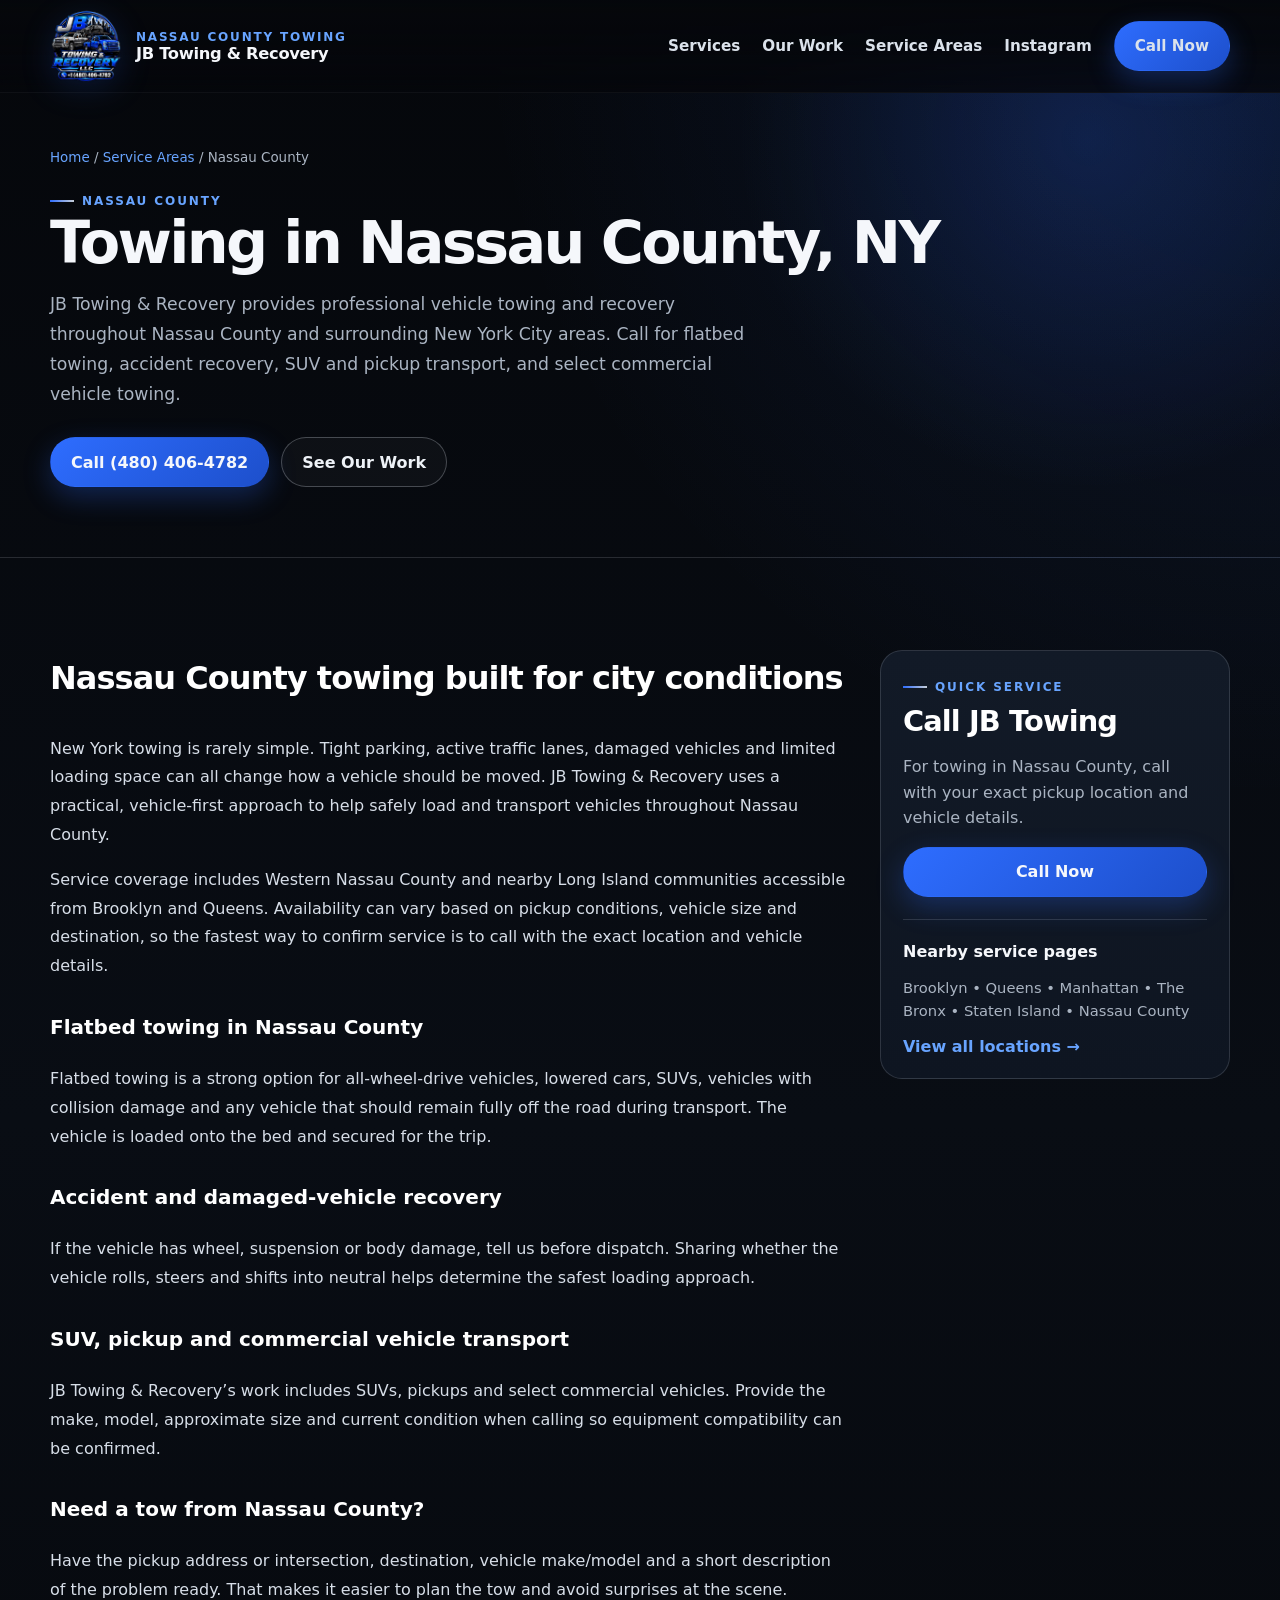
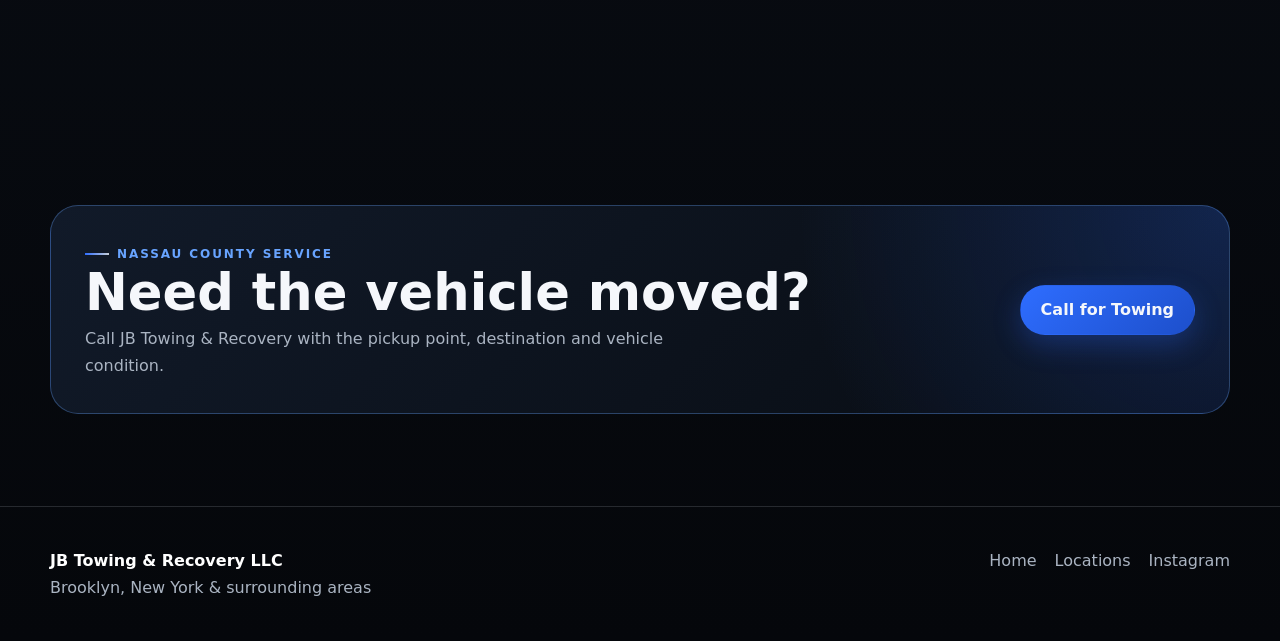
<file: locations/nassau-county.html>
<!doctype html>
<html lang="en"><head><meta charset="utf-8"><meta name="viewport" content="width=device-width,initial-scale=1,viewport-fit=cover">
<title>JB Towing & Recovery | Towing in Nassau County, NY</title><meta name="description" content="Need towing in Nassau County, NY? JB Towing & Recovery provides flatbed towing, accident recovery, SUV towing and vehicle transport in Nassau County and nearby areas."><meta name="robots" content="index,follow,max-image-preview:large,max-snippet:-1,max-video-preview:-1"><meta name="author" content="JB Towing & Recovery LLC"><meta name="theme-color" content="#05070b">
<meta name="color-scheme" content="dark">
<meta name="apple-mobile-web-app-capable" content="yes">
<meta name="apple-mobile-web-app-status-bar-style" content="black-translucent">
<meta name="mobile-web-app-capable" content="yes"><link rel="canonical" href="https://www.jbtowingrecovery.com/locations/nassau-county.html"><meta property="og:title" content="JB Towing & Recovery | Towing in Nassau County, NY"><meta property="og:description" content="Need towing in Nassau County, NY? JB Towing & Recovery provides flatbed towing, accident recovery, SUV towing and vehicle transport in Nassau County and nearby areas."><meta property="og:type" content="website"><meta property="og:url" content="https://www.jbtowingrecovery.com/locations/nassau-county.html"><meta property="og:image" content="https://www.jbtowingrecovery.com/assets/tow-6.png"><meta name="twitter:card" content="summary_large_image"><link rel="stylesheet" href="../styles.css">
<script type="application/ld+json">{"@context":"https://schema.org","@graph":[{"@type":"TowingService","@id":"https://www.jbtowingrecovery.com/locations/nassau-county.html#service","name":"JB Towing & Recovery LLC","url":"https://www.jbtowingrecovery.com/locations/nassau-county.html","telephone":"+1-480-406-4782","areaServed":{"@type":"AdministrativeArea","name":"Nassau County, NY"},"image":"https://www.jbtowingrecovery.com/assets/tow-6.png","serviceType":["Flatbed towing","Accident recovery","SUV towing","Vehicle transport","Commercial vehicle towing"]},{"@type":"BreadcrumbList","itemListElement":[{"@type":"ListItem","position":1,"name":"Home","item":"https://www.jbtowingrecovery.com/"},{"@type":"ListItem","position":2,"name":"Service Areas","item":"https://www.jbtowingrecovery.com/#areas"},{"@type":"ListItem","position":3,"name":"Nassau County","item":"https://www.jbtowingrecovery.com/locations/nassau-county.html"}]}]}</script></head>
<body><header><div class="container nav"><a class="brand" href="../index.html"><img src="../assets/logo-v2.png" alt="JB Towing & Recovery LLC logo"><div class="brand-text"><span>Nassau County towing</span><strong>JB Towing & Recovery</strong></div></a><nav class="navlinks"><a href="../index.html#services">Services</a><a href="../index.html#work">Our Work</a><a href="../index.html#areas">Service Areas</a><a href="https://www.instagram.com/jbtowingrecovery/" target="_blank" rel="noopener">Instagram</a><a class="btn btn-primary" href="tel:+14804064782">Call Now</a></nav><button class="menu-btn" aria-label="Open menu">☰</button></div></header>
<main><section class="location-hero"><div class="container"><div class="breadcrumbs"><a href="../index.html">Home</a> / <a href="../index.html#areas">Service Areas</a> / Nassau County</div><div class="eyebrow">Nassau County</div><h1>Towing in Nassau County, NY</h1><p>JB Towing & Recovery provides professional vehicle towing and recovery throughout Nassau County and surrounding New York City areas. Call for flatbed towing, accident recovery, SUV and pickup transport, and select commercial vehicle towing.</p><div class="hero-actions"><a class="btn btn-primary" href="tel:+14804064782">Call (480) 406-4782</a><a class="btn btn-secondary" href="../index.html#work">See Our Work</a></div></div></section>
<section class="section"><div class="container location-body"><article><h2>Nassau County towing built for city conditions</h2><p>New York towing is rarely simple. Tight parking, active traffic lanes, damaged vehicles and limited loading space can all change how a vehicle should be moved. JB Towing & Recovery uses a practical, vehicle-first approach to help safely load and transport vehicles throughout Nassau County.</p><p>Service coverage includes Western Nassau County and nearby Long Island communities accessible from Brooklyn and Queens. Availability can vary based on pickup conditions, vehicle size and destination, so the fastest way to confirm service is to call with the exact location and vehicle details.</p><h3>Flatbed towing in Nassau County</h3><p>Flatbed towing is a strong option for all-wheel-drive vehicles, lowered cars, SUVs, vehicles with collision damage and any vehicle that should remain fully off the road during transport. The vehicle is loaded onto the bed and secured for the trip.</p><h3>Accident and damaged-vehicle recovery</h3><p>If the vehicle has wheel, suspension or body damage, tell us before dispatch. Sharing whether the vehicle rolls, steers and shifts into neutral helps determine the safest loading approach.</p><h3>SUV, pickup and commercial vehicle transport</h3><p>JB Towing & Recovery’s work includes SUVs, pickups and select commercial vehicles. Provide the make, model, approximate size and current condition when calling so equipment compatibility can be confirmed.</p><h3>Need a tow from Nassau County?</h3><p>Have the pickup address or intersection, destination, vehicle make/model and a short description of the problem ready. That makes it easier to plan the tow and avoid surprises at the scene.</p></article><aside class="side-card"><div class="eyebrow">Quick service</div><h2 style="font-size:1.8rem;margin:.6rem 0">Call JB Towing</h2><p>For towing in Nassau County, call with your exact pickup location and vehicle details.</p><a class="btn btn-primary" style="width:100%" href="tel:+14804064782">Call Now</a><div style="height:1px;background:var(--line);margin:22px 0"></div><strong>Nearby service pages</strong><p style="font-size:.92rem">Brooklyn • Queens • Manhattan • The Bronx • Staten Island • Nassau County</p><a href="../index.html#areas" style="color:var(--blue2);font-weight:800">View all locations →</a></aside></div></section>
<section class="section"><div class="container"><div class="cta"><div><div class="eyebrow">Nassau County service</div><h2>Need the vehicle moved?</h2><p>Call JB Towing & Recovery with the pickup point, destination and vehicle condition.</p></div><a class="btn btn-primary" href="tel:+14804064782">Call for Towing</a></div></div></section></main>
<footer><div class="container footer-grid"><div><strong>JB Towing & Recovery LLC</strong><div style="margin-top:8px">Brooklyn, New York & surrounding areas</div></div><div class="footer-links"><a href="../index.html">Home</a><a href="../index.html#areas">Locations</a><a href="https://www.instagram.com/jbtowingrecovery/" target="_blank" rel="noopener">Instagram</a></div></div></footer><a class="mobile-call" href="tel:+14804064782">Call JB Towing & Recovery</a><script src="../script.js"></script></body></html>
</file>
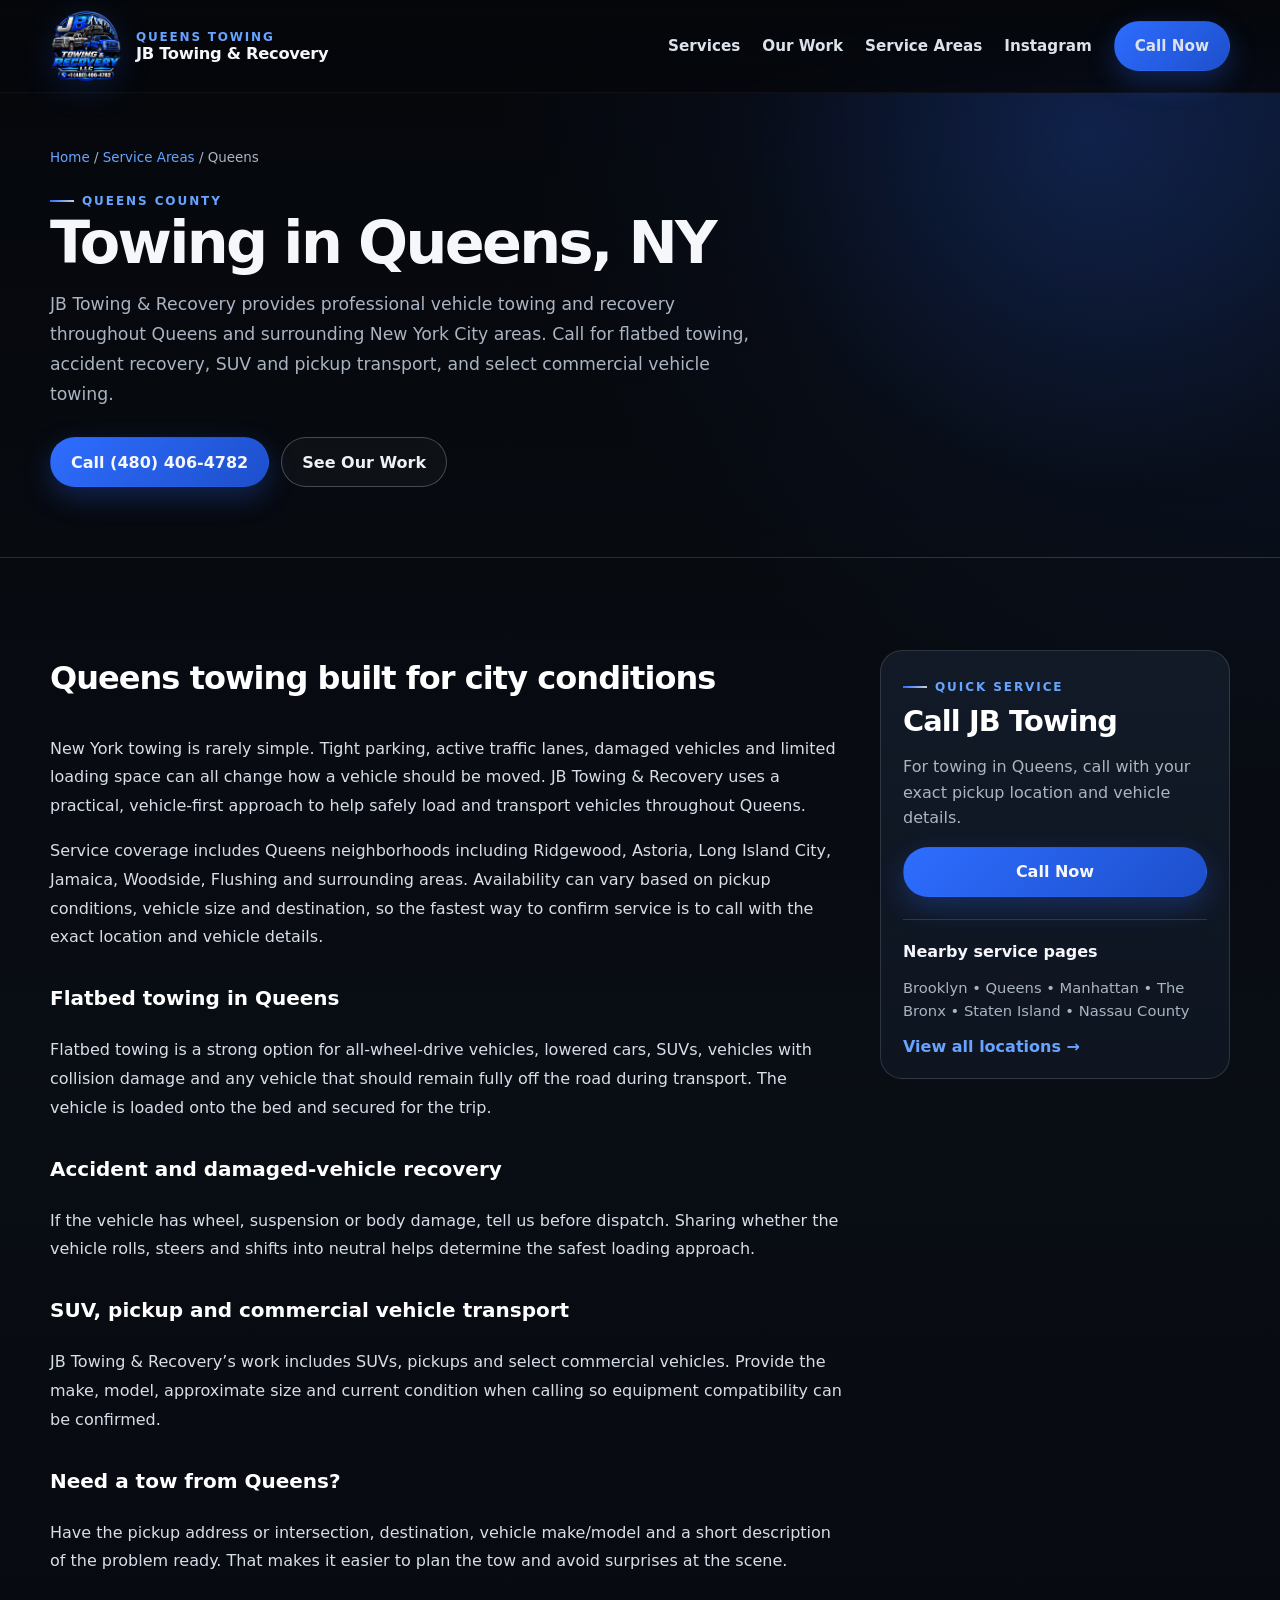
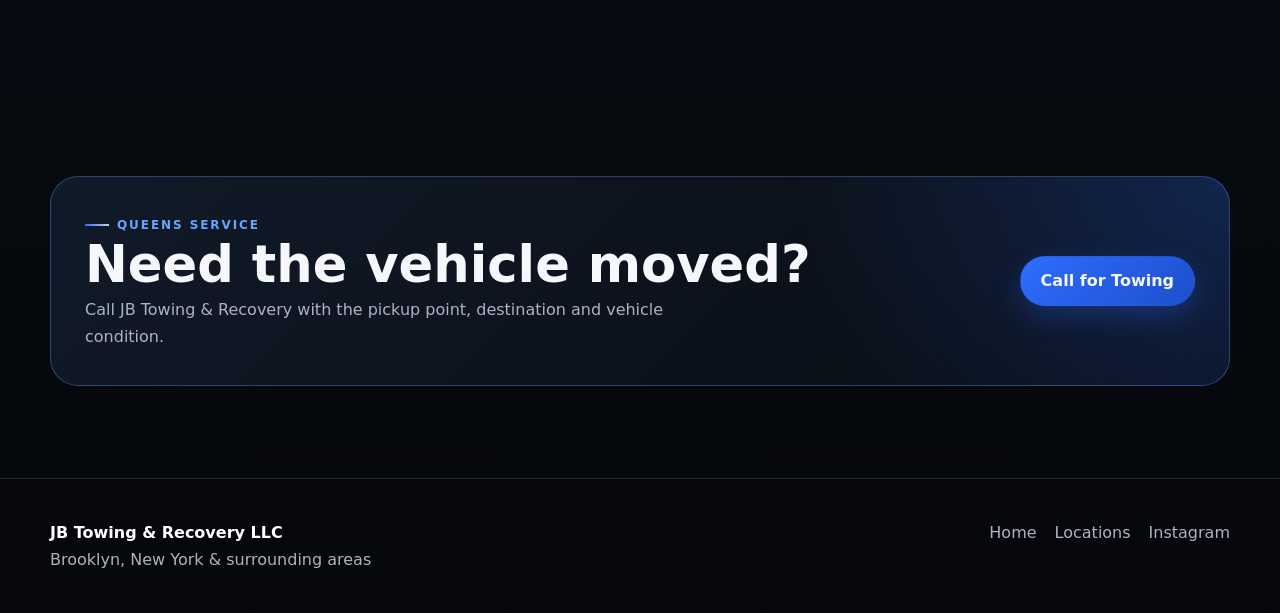
<file: locations/queens.html>
<!doctype html>
<html lang="en"><head><meta charset="utf-8"><meta name="viewport" content="width=device-width,initial-scale=1,viewport-fit=cover">
<title>JB Towing & Recovery | Towing in Queens, NY</title><meta name="description" content="Need towing in Queens, NY? JB Towing & Recovery provides flatbed towing, accident recovery, SUV towing and vehicle transport in Queens and nearby areas."><meta name="robots" content="index,follow,max-image-preview:large,max-snippet:-1,max-video-preview:-1"><meta name="author" content="JB Towing & Recovery LLC"><meta name="theme-color" content="#05070b">
<meta name="color-scheme" content="dark">
<meta name="apple-mobile-web-app-capable" content="yes">
<meta name="apple-mobile-web-app-status-bar-style" content="black-translucent">
<meta name="mobile-web-app-capable" content="yes"><link rel="canonical" href="https://www.jbtowingrecovery.com/locations/queens.html"><meta property="og:title" content="JB Towing & Recovery | Towing in Queens, NY"><meta property="og:description" content="Need towing in Queens, NY? JB Towing & Recovery provides flatbed towing, accident recovery, SUV towing and vehicle transport in Queens and nearby areas."><meta property="og:type" content="website"><meta property="og:url" content="https://www.jbtowingrecovery.com/locations/queens.html"><meta property="og:image" content="https://www.jbtowingrecovery.com/assets/tow-6.png"><meta name="twitter:card" content="summary_large_image"><link rel="stylesheet" href="../styles.css">
<script type="application/ld+json">{"@context":"https://schema.org","@graph":[{"@type":"TowingService","@id":"https://www.jbtowingrecovery.com/locations/queens.html#service","name":"JB Towing & Recovery LLC","url":"https://www.jbtowingrecovery.com/locations/queens.html","telephone":"+1-480-406-4782","areaServed":{"@type":"AdministrativeArea","name":"Queens, NY"},"image":"https://www.jbtowingrecovery.com/assets/tow-6.png","serviceType":["Flatbed towing","Accident recovery","SUV towing","Vehicle transport","Commercial vehicle towing"]},{"@type":"BreadcrumbList","itemListElement":[{"@type":"ListItem","position":1,"name":"Home","item":"https://www.jbtowingrecovery.com/"},{"@type":"ListItem","position":2,"name":"Service Areas","item":"https://www.jbtowingrecovery.com/#areas"},{"@type":"ListItem","position":3,"name":"Queens","item":"https://www.jbtowingrecovery.com/locations/queens.html"}]}]}</script></head>
<body><header><div class="container nav"><a class="brand" href="../index.html"><img src="../assets/logo-v2.png" alt="JB Towing & Recovery LLC logo"><div class="brand-text"><span>Queens towing</span><strong>JB Towing & Recovery</strong></div></a><nav class="navlinks"><a href="../index.html#services">Services</a><a href="../index.html#work">Our Work</a><a href="../index.html#areas">Service Areas</a><a href="https://www.instagram.com/jbtowingrecovery/" target="_blank" rel="noopener">Instagram</a><a class="btn btn-primary" href="tel:+14804064782">Call Now</a></nav><button class="menu-btn" aria-label="Open menu">☰</button></div></header>
<main><section class="location-hero"><div class="container"><div class="breadcrumbs"><a href="../index.html">Home</a> / <a href="../index.html#areas">Service Areas</a> / Queens</div><div class="eyebrow">Queens County</div><h1>Towing in Queens, NY</h1><p>JB Towing & Recovery provides professional vehicle towing and recovery throughout Queens and surrounding New York City areas. Call for flatbed towing, accident recovery, SUV and pickup transport, and select commercial vehicle towing.</p><div class="hero-actions"><a class="btn btn-primary" href="tel:+14804064782">Call (480) 406-4782</a><a class="btn btn-secondary" href="../index.html#work">See Our Work</a></div></div></section>
<section class="section"><div class="container location-body"><article><h2>Queens towing built for city conditions</h2><p>New York towing is rarely simple. Tight parking, active traffic lanes, damaged vehicles and limited loading space can all change how a vehicle should be moved. JB Towing & Recovery uses a practical, vehicle-first approach to help safely load and transport vehicles throughout Queens.</p><p>Service coverage includes Queens neighborhoods including Ridgewood, Astoria, Long Island City, Jamaica, Woodside, Flushing and surrounding areas. Availability can vary based on pickup conditions, vehicle size and destination, so the fastest way to confirm service is to call with the exact location and vehicle details.</p><h3>Flatbed towing in Queens</h3><p>Flatbed towing is a strong option for all-wheel-drive vehicles, lowered cars, SUVs, vehicles with collision damage and any vehicle that should remain fully off the road during transport. The vehicle is loaded onto the bed and secured for the trip.</p><h3>Accident and damaged-vehicle recovery</h3><p>If the vehicle has wheel, suspension or body damage, tell us before dispatch. Sharing whether the vehicle rolls, steers and shifts into neutral helps determine the safest loading approach.</p><h3>SUV, pickup and commercial vehicle transport</h3><p>JB Towing & Recovery’s work includes SUVs, pickups and select commercial vehicles. Provide the make, model, approximate size and current condition when calling so equipment compatibility can be confirmed.</p><h3>Need a tow from Queens?</h3><p>Have the pickup address or intersection, destination, vehicle make/model and a short description of the problem ready. That makes it easier to plan the tow and avoid surprises at the scene.</p></article><aside class="side-card"><div class="eyebrow">Quick service</div><h2 style="font-size:1.8rem;margin:.6rem 0">Call JB Towing</h2><p>For towing in Queens, call with your exact pickup location and vehicle details.</p><a class="btn btn-primary" style="width:100%" href="tel:+14804064782">Call Now</a><div style="height:1px;background:var(--line);margin:22px 0"></div><strong>Nearby service pages</strong><p style="font-size:.92rem">Brooklyn • Queens • Manhattan • The Bronx • Staten Island • Nassau County</p><a href="../index.html#areas" style="color:var(--blue2);font-weight:800">View all locations →</a></aside></div></section>
<section class="section"><div class="container"><div class="cta"><div><div class="eyebrow">Queens service</div><h2>Need the vehicle moved?</h2><p>Call JB Towing & Recovery with the pickup point, destination and vehicle condition.</p></div><a class="btn btn-primary" href="tel:+14804064782">Call for Towing</a></div></div></section></main>
<footer><div class="container footer-grid"><div><strong>JB Towing & Recovery LLC</strong><div style="margin-top:8px">Brooklyn, New York & surrounding areas</div></div><div class="footer-links"><a href="../index.html">Home</a><a href="../index.html#areas">Locations</a><a href="https://www.instagram.com/jbtowingrecovery/" target="_blank" rel="noopener">Instagram</a></div></div></footer><a class="mobile-call" href="tel:+14804064782">Call JB Towing & Recovery</a><script src="../script.js"></script></body></html>
</file>
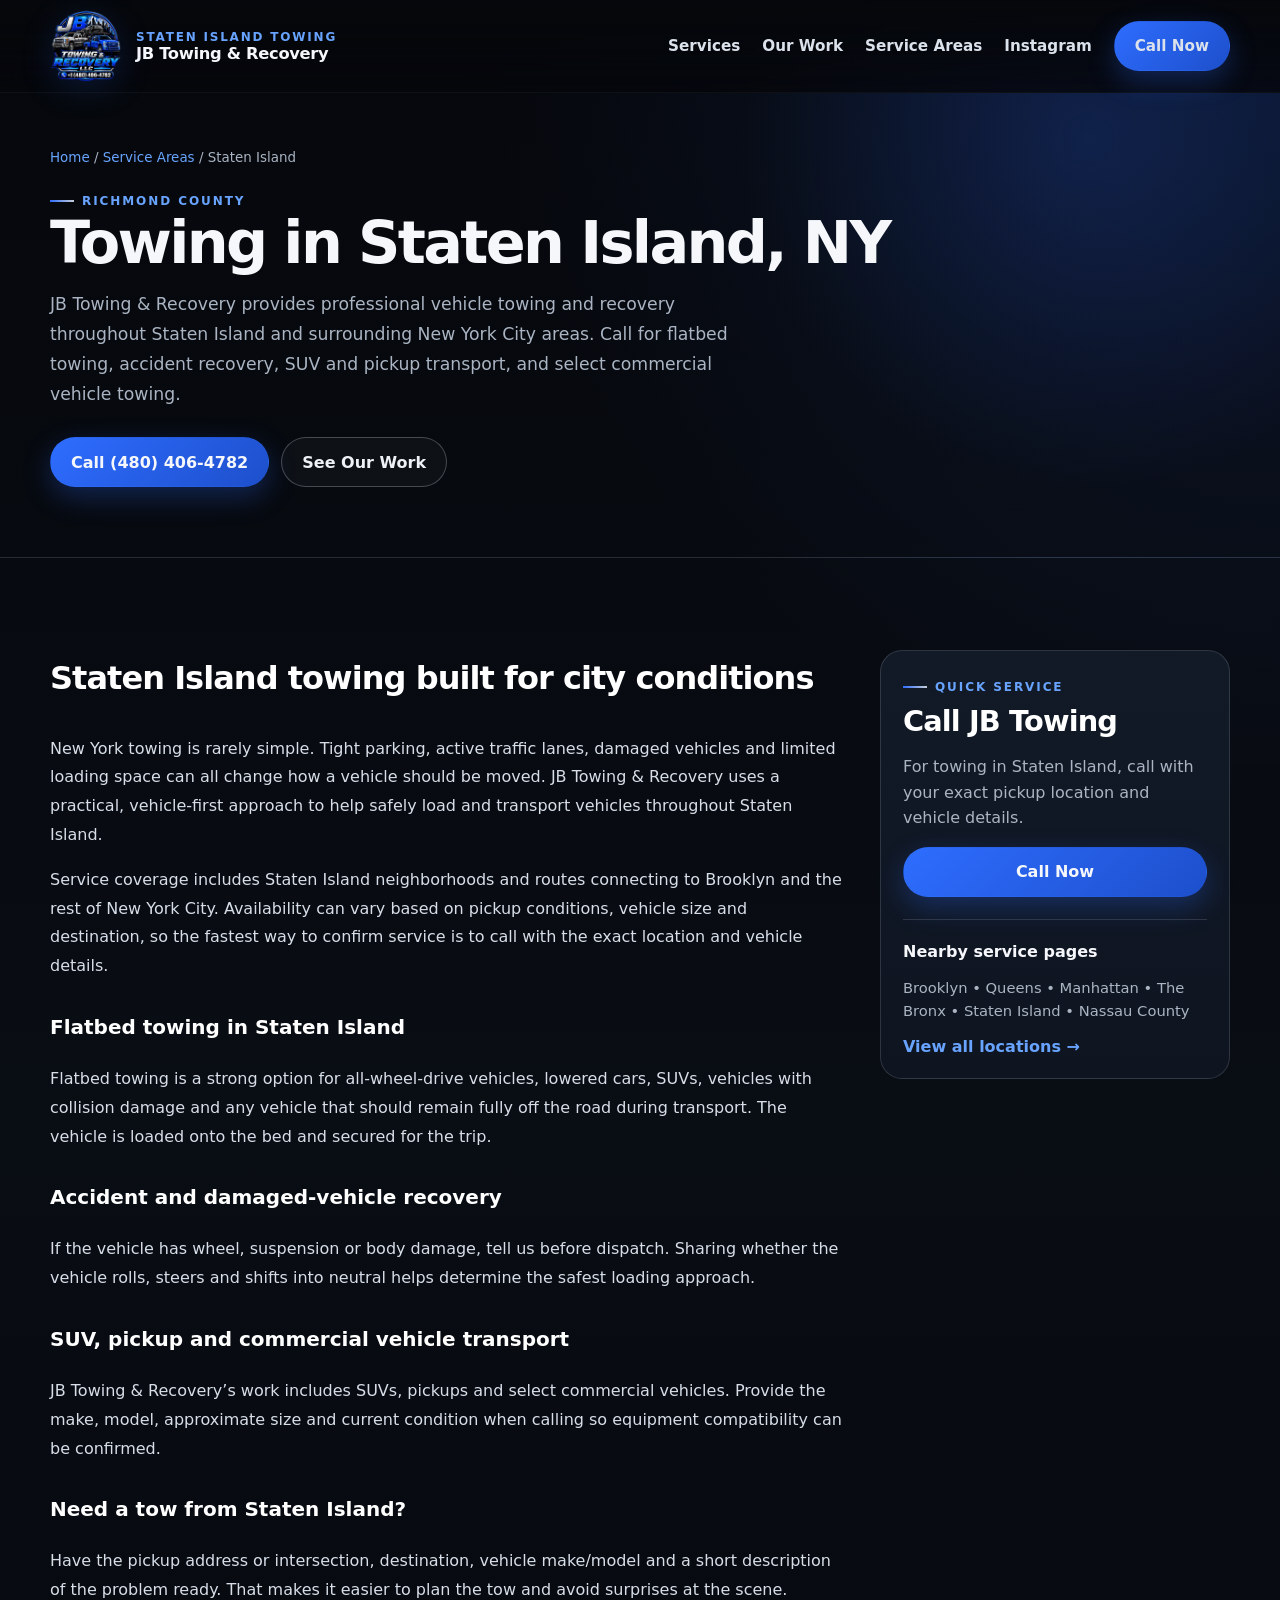
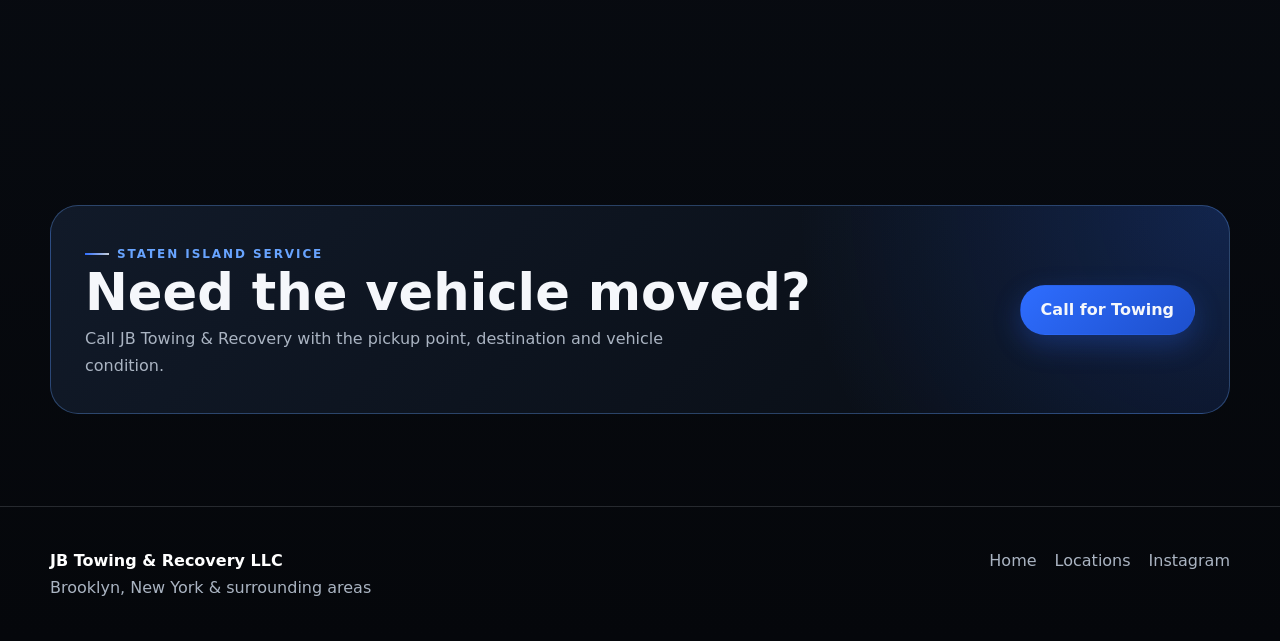
<file: locations/staten-island.html>
<!doctype html>
<html lang="en"><head><meta charset="utf-8"><meta name="viewport" content="width=device-width,initial-scale=1,viewport-fit=cover">
<title>JB Towing & Recovery | Towing in Staten Island, NY</title><meta name="description" content="Need towing in Staten Island, NY? JB Towing & Recovery provides flatbed towing, accident recovery, SUV towing and vehicle transport in Staten Island and nearby areas."><meta name="robots" content="index,follow,max-image-preview:large,max-snippet:-1,max-video-preview:-1"><meta name="author" content="JB Towing & Recovery LLC"><meta name="theme-color" content="#05070b">
<meta name="color-scheme" content="dark">
<meta name="apple-mobile-web-app-capable" content="yes">
<meta name="apple-mobile-web-app-status-bar-style" content="black-translucent">
<meta name="mobile-web-app-capable" content="yes"><link rel="canonical" href="https://www.jbtowingrecovery.com/locations/staten-island.html"><meta property="og:title" content="JB Towing & Recovery | Towing in Staten Island, NY"><meta property="og:description" content="Need towing in Staten Island, NY? JB Towing & Recovery provides flatbed towing, accident recovery, SUV towing and vehicle transport in Staten Island and nearby areas."><meta property="og:type" content="website"><meta property="og:url" content="https://www.jbtowingrecovery.com/locations/staten-island.html"><meta property="og:image" content="https://www.jbtowingrecovery.com/assets/tow-6.png"><meta name="twitter:card" content="summary_large_image"><link rel="stylesheet" href="../styles.css">
<script type="application/ld+json">{"@context":"https://schema.org","@graph":[{"@type":"TowingService","@id":"https://www.jbtowingrecovery.com/locations/staten-island.html#service","name":"JB Towing & Recovery LLC","url":"https://www.jbtowingrecovery.com/locations/staten-island.html","telephone":"+1-480-406-4782","areaServed":{"@type":"AdministrativeArea","name":"Staten Island, NY"},"image":"https://www.jbtowingrecovery.com/assets/tow-6.png","serviceType":["Flatbed towing","Accident recovery","SUV towing","Vehicle transport","Commercial vehicle towing"]},{"@type":"BreadcrumbList","itemListElement":[{"@type":"ListItem","position":1,"name":"Home","item":"https://www.jbtowingrecovery.com/"},{"@type":"ListItem","position":2,"name":"Service Areas","item":"https://www.jbtowingrecovery.com/#areas"},{"@type":"ListItem","position":3,"name":"Staten Island","item":"https://www.jbtowingrecovery.com/locations/staten-island.html"}]}]}</script></head>
<body><header><div class="container nav"><a class="brand" href="../index.html"><img src="../assets/logo-v2.png" alt="JB Towing & Recovery LLC logo"><div class="brand-text"><span>Staten Island towing</span><strong>JB Towing & Recovery</strong></div></a><nav class="navlinks"><a href="../index.html#services">Services</a><a href="../index.html#work">Our Work</a><a href="../index.html#areas">Service Areas</a><a href="https://www.instagram.com/jbtowingrecovery/" target="_blank" rel="noopener">Instagram</a><a class="btn btn-primary" href="tel:+14804064782">Call Now</a></nav><button class="menu-btn" aria-label="Open menu">☰</button></div></header>
<main><section class="location-hero"><div class="container"><div class="breadcrumbs"><a href="../index.html">Home</a> / <a href="../index.html#areas">Service Areas</a> / Staten Island</div><div class="eyebrow">Richmond County</div><h1>Towing in Staten Island, NY</h1><p>JB Towing & Recovery provides professional vehicle towing and recovery throughout Staten Island and surrounding New York City areas. Call for flatbed towing, accident recovery, SUV and pickup transport, and select commercial vehicle towing.</p><div class="hero-actions"><a class="btn btn-primary" href="tel:+14804064782">Call (480) 406-4782</a><a class="btn btn-secondary" href="../index.html#work">See Our Work</a></div></div></section>
<section class="section"><div class="container location-body"><article><h2>Staten Island towing built for city conditions</h2><p>New York towing is rarely simple. Tight parking, active traffic lanes, damaged vehicles and limited loading space can all change how a vehicle should be moved. JB Towing & Recovery uses a practical, vehicle-first approach to help safely load and transport vehicles throughout Staten Island.</p><p>Service coverage includes Staten Island neighborhoods and routes connecting to Brooklyn and the rest of New York City. Availability can vary based on pickup conditions, vehicle size and destination, so the fastest way to confirm service is to call with the exact location and vehicle details.</p><h3>Flatbed towing in Staten Island</h3><p>Flatbed towing is a strong option for all-wheel-drive vehicles, lowered cars, SUVs, vehicles with collision damage and any vehicle that should remain fully off the road during transport. The vehicle is loaded onto the bed and secured for the trip.</p><h3>Accident and damaged-vehicle recovery</h3><p>If the vehicle has wheel, suspension or body damage, tell us before dispatch. Sharing whether the vehicle rolls, steers and shifts into neutral helps determine the safest loading approach.</p><h3>SUV, pickup and commercial vehicle transport</h3><p>JB Towing & Recovery’s work includes SUVs, pickups and select commercial vehicles. Provide the make, model, approximate size and current condition when calling so equipment compatibility can be confirmed.</p><h3>Need a tow from Staten Island?</h3><p>Have the pickup address or intersection, destination, vehicle make/model and a short description of the problem ready. That makes it easier to plan the tow and avoid surprises at the scene.</p></article><aside class="side-card"><div class="eyebrow">Quick service</div><h2 style="font-size:1.8rem;margin:.6rem 0">Call JB Towing</h2><p>For towing in Staten Island, call with your exact pickup location and vehicle details.</p><a class="btn btn-primary" style="width:100%" href="tel:+14804064782">Call Now</a><div style="height:1px;background:var(--line);margin:22px 0"></div><strong>Nearby service pages</strong><p style="font-size:.92rem">Brooklyn • Queens • Manhattan • The Bronx • Staten Island • Nassau County</p><a href="../index.html#areas" style="color:var(--blue2);font-weight:800">View all locations →</a></aside></div></section>
<section class="section"><div class="container"><div class="cta"><div><div class="eyebrow">Staten Island service</div><h2>Need the vehicle moved?</h2><p>Call JB Towing & Recovery with the pickup point, destination and vehicle condition.</p></div><a class="btn btn-primary" href="tel:+14804064782">Call for Towing</a></div></div></section></main>
<footer><div class="container footer-grid"><div><strong>JB Towing & Recovery LLC</strong><div style="margin-top:8px">Brooklyn, New York & surrounding areas</div></div><div class="footer-links"><a href="../index.html">Home</a><a href="../index.html#areas">Locations</a><a href="https://www.instagram.com/jbtowingrecovery/" target="_blank" rel="noopener">Instagram</a></div></div></footer><a class="mobile-call" href="tel:+14804064782">Call JB Towing & Recovery</a><script src="../script.js"></script></body></html>
</file>
<file: styles.css>
:root{
  --bg:#05070b;
  --bg2:#0a0f17;
  --panel:#0e1521;
  --panel2:#121a27;
  --text:#f5f7fb;
  --muted:#aab4c2;
  --blue:#2e6dff;
  --blue2:#68a4ff;
  --silver:#c6ced8;
  --silver2:#eef2f7;
  --line:rgba(198,206,216,.17);
  --shadow:0 18px 55px rgba(0,0,0,.35);
  --radius:22px;
}
*{box-sizing:border-box}
html{scroll-behavior:smooth;scrollbar-color:var(--blue) #0a0e15;scrollbar-width:thin;background:#05070b;color-scheme:dark}
*::-webkit-scrollbar{width:11px;height:11px}
*::-webkit-scrollbar-track{background:#0a0e15}
*::-webkit-scrollbar-thumb{background:linear-gradient(180deg,var(--blue2),var(--blue));border-radius:999px;border:2px solid #0a0e15}
body{margin:0;font-family:Inter,ui-sans-serif,system-ui,-apple-system,BlinkMacSystemFont,"Segoe UI",sans-serif;background:radial-gradient(circle at top right,rgba(46,109,255,.13),transparent 31%),linear-gradient(180deg,#05070b 0%,#090d14 50%,#05070b 100%);color:var(--text);cursor:url('assets/cursor.svg') 3 3,auto;overflow-x:hidden}
a,button{cursor:url('assets/cursor-link.svg') 4 4,pointer}
a{color:inherit;text-decoration:none}
img{display:block;max-width:100%}
.container{width:min(1180px,calc(100% - 40px));margin-inline:auto}
.eyebrow{display:inline-flex;align-items:center;gap:.5rem;text-transform:uppercase;letter-spacing:.16em;font-weight:800;font-size:.75rem;color:var(--blue2)}
.eyebrow::before{content:"";width:24px;height:2px;background:linear-gradient(90deg,var(--blue),var(--silver))}
.section{padding:92px 0}
.section-head{display:flex;justify-content:space-between;gap:30px;align-items:end;margin-bottom:32px}
.section-head h2,.location-hero h1{margin:.35rem 0 0;font-size:clamp(2.1rem,4.6vw,4.3rem);line-height:.98;letter-spacing:-.045em}
.section-head p{max-width:620px;color:var(--muted);line-height:1.75;margin:0}
.btn{display:inline-flex;align-items:center;justify-content:center;gap:.65rem;padding:14px 20px;border-radius:999px;font-weight:800;border:1px solid transparent;transition:.2s ease;min-height:50px}
.btn-primary{background:linear-gradient(135deg,var(--blue),#1d4fcb);box-shadow:0 10px 28px rgba(46,109,255,.28)}
.btn-primary:hover{transform:translateY(-2px);box-shadow:0 14px 34px rgba(46,109,255,.38)}
.btn-secondary{border-color:rgba(198,206,216,.3);background:rgba(255,255,255,.03);color:var(--silver2)}
.btn-secondary:hover{border-color:var(--blue2);background:rgba(46,109,255,.08)}
header{position:fixed;inset:0 0 auto;z-index:50;background:linear-gradient(180deg,rgba(5,7,11,.92),rgba(5,7,11,.62),transparent);backdrop-filter:blur(12px);border-bottom:1px solid rgba(255,255,255,.04)}
.nav{height:92px;display:flex;align-items:center;justify-content:space-between;gap:25px}
.brand{display:flex;align-items:center;gap:14px;font-weight:900;letter-spacing:-.02em;min-width:0}
.brand img{width:72px;height:72px;object-fit:contain;border-radius:0;box-shadow:none;flex:0 0 auto;filter:drop-shadow(0 7px 16px rgba(46,109,255,.16))}
.brand-text span{display:block;font-size:.75rem;color:var(--blue2);letter-spacing:.15em;text-transform:uppercase}
.brand-text strong{font-size:1.02rem}
.navlinks{display:flex;gap:22px;align-items:center;color:#dbe2eb;font-size:.95rem;font-weight:700}
.navlinks a:hover{color:var(--blue2)}
.menu-btn{display:none;background:none;border:0;color:white;font-size:1.6rem}
.hero{min-height:100svh;display:grid;align-items:end;position:relative;padding:138px 0 74px;overflow:hidden}
.hero::after{content:"";position:absolute;inset:0;background:linear-gradient(90deg,rgba(5,7,11,.96) 0%,rgba(5,7,11,.82) 36%,rgba(5,7,11,.35) 67%,rgba(5,7,11,.72) 100%);z-index:-1}
.hero-media{position:absolute;inset:0;z-index:-2;background:url('assets/tow-6.png') center 43%/cover no-repeat;filter:saturate(.9) contrast(1.05)}
.hero-grid{display:grid;grid-template-columns:minmax(0,1.2fr) minmax(280px,.8fr);gap:50px;align-items:end}
.hero h1{font-size:clamp(3.1rem,7vw,7rem);line-height:.88;letter-spacing:-.065em;margin:.55rem 0 1.2rem;max-width:860px}
.hero h1 .metal{background:linear-gradient(180deg,#fff,#aab6c7 72%,#6b7788);-webkit-background-clip:text;color:transparent}
.hero h1 .blue{color:var(--blue2);text-shadow:0 0 25px rgba(46,109,255,.2)}
.hero-copy{max-width:700px;font-size:1.1rem;line-height:1.75;color:#d0d7e1}
.hero-actions{display:flex;gap:12px;flex-wrap:wrap;margin-top:28px}
.hero-card{justify-self:end;width:min(100%,350px);background:linear-gradient(180deg,rgba(18,26,39,.86),rgba(8,12,19,.92));border:1px solid rgba(198,206,216,.17);border-radius:26px;padding:24px;box-shadow:var(--shadow);backdrop-filter:blur(14px)}
.hero-card .status{display:flex;align-items:center;gap:.6rem;font-weight:800;color:#d8e6ff}
.status-dot{width:10px;height:10px;border-radius:50%;background:#59ff9b;box-shadow:0 0 14px rgba(89,255,155,.65)}
.hero-card h3{font-size:1.6rem;margin:16px 0 8px}
.hero-card p{color:var(--muted);line-height:1.6;margin:0 0 18px}
.stats{display:grid;grid-template-columns:repeat(3,1fr);gap:12px;margin-top:40px}
.stat{padding:16px 17px;border:1px solid rgba(255,255,255,.08);border-radius:16px;background:rgba(8,12,19,.48);backdrop-filter:blur(7px)}
.stat strong{display:block;font-size:1.18rem}.stat span{color:var(--muted);font-size:.82rem}
.services{display:grid;grid-template-columns:repeat(4,1fr);gap:16px}
.service{padding:26px;border:1px solid var(--line);border-radius:var(--radius);background:linear-gradient(180deg,var(--panel2),var(--panel));min-height:240px;position:relative;overflow:hidden;transition:.2s ease}
.service::after{content:"";position:absolute;width:130px;height:130px;border-radius:50%;right:-55px;bottom:-60px;background:radial-gradient(circle,rgba(46,109,255,.22),transparent 70%)}
.service:hover{transform:translateY(-5px);border-color:rgba(104,164,255,.5)}
.service .num{font-size:.72rem;letter-spacing:.16em;color:var(--silver);text-transform:uppercase;font-weight:800}
.service h3{font-size:1.35rem;margin:42px 0 10px}.service p{color:var(--muted);line-height:1.65;margin:0}
.gallery-wrap{position:relative;overflow:hidden}
.gallery-track{display:flex;gap:16px;width:max-content;animation:scroll 34s linear infinite;padding:2px}
.gallery-wrap:hover .gallery-track{animation-play-state:paused}
.gallery-card{width:300px;height:390px;border-radius:22px;overflow:hidden;border:1px solid var(--line);background:#111;position:relative}
.gallery-card img{width:100%;height:100%;object-fit:cover;transition:.35s ease}.gallery-card:hover img{transform:scale(1.035)}
@keyframes scroll{to{transform:translateX(calc(-50% - 8px))}}
.location-grid{display:grid;grid-template-columns:repeat(3,1fr);gap:14px}
.location-card{padding:22px;border-radius:18px;border:1px solid var(--line);background:linear-gradient(135deg,#101723,#0b1119);display:flex;justify-content:space-between;align-items:center;transition:.2s}
.location-card:hover{border-color:var(--blue2);transform:translateY(-3px);background:linear-gradient(135deg,#111c2c,#0b1119)}
.location-card small{display:block;color:var(--muted);margin-top:4px}.location-card b{font-size:1.08rem}.arrow{font-size:1.35rem;color:var(--blue2)}
.why{display:grid;grid-template-columns:1fr 1fr;gap:28px;align-items:stretch}
.why-media{min-height:520px;border-radius:28px;overflow:hidden;border:1px solid var(--line);background:url('assets/tow-3.png') center/cover}
.why-panel{border:1px solid var(--line);border-radius:28px;background:linear-gradient(180deg,var(--panel2),var(--panel));padding:34px}
.checks{display:grid;gap:12px;margin-top:24px}.check{display:flex;gap:12px;padding:15px;border-radius:14px;background:rgba(255,255,255,.025);border:1px solid rgba(255,255,255,.06)}
.check i{font-style:normal;color:var(--blue2);font-weight:900}.check span{color:#d6dde7;line-height:1.5}
.faq{display:grid;gap:10px}.faq details{border:1px solid var(--line);border-radius:16px;background:#0c111a;padding:18px 20px}.faq summary{font-weight:800;cursor:pointer}.faq p{color:var(--muted);line-height:1.65;margin:12px 0 0}
.cta{padding:34px;border-radius:28px;border:1px solid rgba(104,164,255,.32);background:radial-gradient(circle at top right,rgba(46,109,255,.24),transparent 36%),linear-gradient(135deg,#111a29,#080c12);display:flex;align-items:center;justify-content:space-between;gap:28px}
.cta h2{font-size:clamp(2rem,4vw,3.6rem);line-height:1;margin:.4rem 0}.cta p{color:var(--muted);margin:0;max-width:650px;line-height:1.7}
footer{padding:44px 0;border-top:1px solid var(--line);color:var(--muted)}
.footer-grid{display:flex;justify-content:space-between;gap:30px;align-items:flex-start}.footer-grid strong{color:white}.footer-links{display:flex;gap:18px;flex-wrap:wrap}
.location-hero{padding:150px 0 70px;border-bottom:1px solid var(--line);background:radial-gradient(circle at 85% 25%,rgba(46,109,255,.18),transparent 30%)}
.location-hero p{max-width:720px;color:var(--muted);font-size:1.08rem;line-height:1.75}.breadcrumbs{font-size:.84rem;color:var(--muted);margin-bottom:22px}.breadcrumbs a{color:var(--blue2)}
.location-body{display:grid;grid-template-columns:minmax(0,1fr) 350px;gap:34px}.location-body article{color:#d7dee8;line-height:1.8}.location-body h2{color:white;font-size:2rem;letter-spacing:-.03em;margin-top:0}.location-body h3{color:white;font-size:1.25rem;margin-top:28px}
.side-card{position:sticky;top:110px;border:1px solid var(--line);border-radius:22px;padding:22px;background:linear-gradient(180deg,var(--panel2),var(--panel));height:max-content}.side-card p{color:var(--muted);line-height:1.6}
.mobile-call{display:none}
@media(max-width:980px){.navlinks{display:none}.menu-btn{display:block}.navlinks.open{display:flex;position:absolute;top:94px;left:20px;right:20px;flex-direction:column;align-items:stretch;padding:18px;border-radius:18px;background:#0b111a;border:1px solid var(--line);box-shadow:var(--shadow)}.hero-grid,.why,.location-body{grid-template-columns:1fr}.hero-card{justify-self:start}.services{grid-template-columns:repeat(2,1fr)}.location-grid{grid-template-columns:repeat(2,1fr)}.location-body .side-card{position:static}.why-media{min-height:420px}}

@media(min-width:641px) and (max-width:980px){
  .brand img{width:66px;height:66px}
  .brand-text strong{font-size:.96rem}
  .brand-text span{font-size:.68rem}
}
@media(max-width:640px){.container{width:min(100% - 28px,1180px)}.section{padding:70px 0}.nav{height:84px;gap:12px}.brand{gap:0;max-width:calc(100% - 56px)}.brand img{width:76px;height:76px;object-fit:contain}.brand-text{display:none}.menu-btn{width:44px;height:44px;display:grid;place-items:center;border:1px solid rgba(255,255,255,.1);border-radius:12px;background:rgba(255,255,255,.035);font-size:1.45rem;line-height:1}.hero{padding-top:122px;min-height:auto;padding-bottom:56px}.hero-grid{gap:28px}.hero h1{font-size:clamp(3rem,15vw,5.2rem)}.hero-copy{font-size:1rem}.hero-card{width:100%}.stats{grid-template-columns:1fr 1fr}.stats .stat:last-child{grid-column:1/-1}.services,.location-grid{grid-template-columns:1fr}.service{min-height:210px}.section-head{align-items:flex-start;flex-direction:column}.gallery-card{width:250px;height:330px}.why-media{min-height:360px}.why-panel{padding:24px}.cta{padding:26px;align-items:flex-start;flex-direction:column}.footer-grid{flex-direction:column}.mobile-call{display:flex;position:fixed;z-index:80;left:14px;right:14px;bottom:14px;opacity:0;transform:translateY(18px);pointer-events:none;transition:.25s ease;background:linear-gradient(135deg,var(--blue),#1c4ec9);border:1px solid rgba(255,255,255,.22);border-radius:999px;padding:15px 20px;align-items:center;justify-content:center;font-weight:900;box-shadow:0 16px 35px rgba(0,0,0,.45)}.mobile-call.show{opacity:1;transform:none;pointer-events:auto}body{padding-bottom:72px}.hero::after{background:linear-gradient(180deg,rgba(5,7,11,.5),rgba(5,7,11,.78) 38%,rgba(5,7,11,.98) 78%)}}

/* More editorial, less template-like content sections */
.section-head-clean{align-items:flex-start;margin-bottom:38px;border-bottom:1px solid rgba(198,206,216,.14);padding-bottom:26px}
.section-head-clean h2{max-width:720px}
.services-section{padding-top:104px}
.services-photo{grid-template-columns:repeat(2,1fr);gap:22px}
.service-photo-card{padding:0;min-height:0;border-radius:18px;background:#0b1119;overflow:hidden;border:1px solid rgba(198,206,216,.14);box-shadow:none}
.service-photo-card::after{display:none}
.service-photo-card:hover{transform:none;border-color:rgba(104,164,255,.45)}
.service-image{height:220px;overflow:hidden;background:#0a0f17}
.service-image img{width:100%;height:100%;object-fit:cover;filter:saturate(.92) contrast(1.03);transition:transform .35s ease}
.service-photo-card:hover .service-image img{transform:scale(1.025)}
.service-copy{padding:24px 24px 26px}
.service-copy span{display:inline-block;font-size:.72rem;letter-spacing:.14em;text-transform:uppercase;font-weight:800;color:var(--blue2);margin-bottom:10px}
.service-copy h3{margin:0 0 10px;font-size:1.35rem;line-height:1.15;letter-spacing:-.02em}
.service-copy p{margin:0;color:var(--muted);line-height:1.65}
.work-section{padding-top:84px}
.work-section .section-head-clean{max-width:1180px;margin-left:auto;margin-right:auto}
.gallery-card{border-radius:14px}
.gallery-track{gap:14px}
.areas-section{padding-top:94px}
.location-list{grid-template-columns:repeat(2,1fr);gap:0;border-top:1px solid var(--line)}
.location-list .location-card{border-radius:0;border:0;border-bottom:1px solid var(--line);background:transparent;padding:24px 4px 24px 0;min-height:96px;position:relative}
.location-list .location-card:nth-child(odd){padding-right:28px;border-right:1px solid var(--line)}
.location-list .location-card:nth-child(even){padding-left:28px}
.location-list .location-card::before{content:"";position:absolute;left:0;right:0;bottom:-1px;height:2px;background:var(--blue);transform:scaleX(0);transform-origin:left;transition:transform .22s ease}
.location-list .location-card:hover{transform:none;background:rgba(46,109,255,.035);border-color:var(--line)}
.location-list .location-card:hover::before{transform:scaleX(1)}
.location-list .location-card b{font-size:1.18rem;letter-spacing:-.01em}
.location-list .location-card small{margin-top:5px}
.location-cta{display:inline-flex;align-items:center;padding:9px 13px;border:1px solid rgba(104,164,255,.32);border-radius:999px;color:#d9e7ff;font-size:.76rem;text-transform:uppercase;letter-spacing:.08em;font-weight:800;background:rgba(46,109,255,.06);transition:.2s ease;white-space:nowrap}
.location-card:hover .location-cta{background:var(--blue);border-color:var(--blue);color:white}
@media(max-width:980px){.services-photo{grid-template-columns:1fr 1fr}.location-list{grid-template-columns:1fr}.location-list .location-card:nth-child(odd),.location-list .location-card:nth-child(even){padding-left:0;padding-right:0;border-right:0}}
@media(max-width:640px){.services-photo{grid-template-columns:1fr}.service-image{height:210px}.section-head-clean{padding-bottom:20px;margin-bottom:28px}.location-list .location-card{min-height:84px}.location-cta{padding:8px 11px;font-size:.7rem}}

/* Professional static work gallery */
.work-grid{display:grid;grid-template-columns:1.35fr 1fr 1fr;grid-template-rows:260px 260px;gap:14px}
.work-shot{margin:0;position:relative;overflow:hidden;border:1px solid var(--line);border-radius:18px;background:#0a0f17;min-width:0}
.work-shot-featured{grid-row:1/3}
.work-shot-wide{grid-column:2/4}
.work-shot img{width:100%;height:100%;object-fit:cover;filter:saturate(.92) contrast(1.03);transition:transform .35s ease,filter .35s ease}
.work-shot::after{content:"";position:absolute;inset:38% 0 0;background:linear-gradient(180deg,transparent,rgba(3,6,10,.88));pointer-events:none}
.work-shot figcaption{position:absolute;z-index:2;left:18px;right:18px;bottom:16px;display:flex;align-items:end;justify-content:space-between;gap:14px}
.work-shot figcaption strong{font-size:1rem;letter-spacing:-.01em}
.work-shot figcaption span{font-size:.76rem;color:#c1cad7;text-align:right}
.work-shot:hover img{transform:scale(1.025);filter:saturate(1) contrast(1.04)}
.work-note{display:flex;justify-content:space-between;align-items:center;gap:18px;margin-top:18px;padding-top:18px;border-top:1px solid var(--line);font-size:.82rem;color:var(--muted)}
.work-note span{font-weight:700;color:#dce5f2}
.work-note a{color:var(--blue2);font-weight:800;border-bottom:1px solid rgba(104,164,255,.35);padding-bottom:2px}
.work-note a:hover{color:#fff;border-color:var(--blue2)}

/* Small-screen polish */
@media(max-width:980px){
  .work-grid{grid-template-columns:1fr 1fr;grid-template-rows:360px 240px 240px}
  .work-shot-featured{grid-column:1/3;grid-row:auto}
  .work-shot-wide{grid-column:1/3}
  .navlinks.open{max-height:calc(100dvh - 96px);overflow:auto}
}
@media(max-width:640px){
  html{scroll-padding-top:78px}
  .section{padding:62px 0}
  .hero{padding-top:100px;padding-bottom:46px}
  .hero h1{font-size:clamp(2.8rem,14vw,4.25rem);line-height:.92}
  .hero-copy{line-height:1.65}
  .hero-actions{display:grid;grid-template-columns:1fr;gap:10px}
  .hero-actions .btn{width:100%}
  .hero-card{padding:20px;border-radius:20px}
  .stats{grid-template-columns:1fr;margin-top:26px}
  .stats .stat:last-child{grid-column:auto}
  .section-head h2,.location-hero h1{font-size:clamp(2.35rem,12vw,3.6rem);line-height:.96}
  .section-head-clean{gap:16px}
  .services-section,.work-section,.areas-section{padding-top:68px}
  .service-image{height:190px}
  .service-copy{padding:20px}
  .work-grid{grid-template-columns:1fr 1fr;grid-template-rows:310px 190px 190px;gap:9px}
  .work-shot{border-radius:13px}
  .work-shot-featured{grid-column:1/3}
  .work-shot-wide{grid-column:1/3}
  .work-shot figcaption{left:12px;right:12px;bottom:11px;display:block}
  .work-shot figcaption strong{font-size:.9rem}
  .work-shot figcaption span{display:block;text-align:left;margin-top:3px;font-size:.68rem}
  .work-note{align-items:flex-start;flex-direction:column;gap:8px}
  .location-list .location-card{padding-top:19px;padding-bottom:19px;gap:12px}
  .location-list .location-card b{font-size:1.08rem}
  .location-cta{flex:0 0 auto}
  .why{gap:16px}.why-media{min-height:280px;border-radius:18px}.why-panel{border-radius:18px;padding:20px}
  .check{padding:13px}
  .faq details{padding:16px}
  .cta{border-radius:20px;padding:22px}
  footer{padding:36px 0 100px}
  .footer-links{gap:12px 16px}
}
@media(max-width:390px){
  .container{width:min(100% - 22px,1180px)}
  .brand-text span{display:none}
  .brand-text strong{font-size:.86rem}
  .work-grid{grid-template-rows:270px 165px 165px}
  .location-cta{font-size:.65rem;padding:7px 9px}
}
@media(prefers-reduced-motion:reduce){*{scroll-behavior:auto!important;transition:none!important;animation:none!important}}

/* Header logo treatment: keep the full transparent artwork readable without a cramped badge */
.brand img{width:72px;height:72px;object-fit:contain;border-radius:0;box-shadow:none;background:transparent;filter:drop-shadow(0 7px 16px rgba(46,109,255,.16))}
@media(max-width:640px){
  .nav{height:84px}
  .brand{gap:0;max-width:calc(100% - 56px)}
  .brand img{width:76px;height:76px;object-fit:contain}
  .brand-text{display:none}
}


/* Mobile brand refinement — keep the original logo readable without cramming it into a badge */
header{background-color:rgba(5,7,11,.82)}
.brand img{background:transparent!important;border-radius:0!important;box-shadow:none!important;object-fit:contain}

@media(max-width:640px){
  header{padding-top:env(safe-area-inset-top);background:linear-gradient(180deg,rgba(5,7,11,.98),rgba(5,7,11,.9));backdrop-filter:blur(16px)}
  .nav{height:94px;gap:14px}
  .brand{gap:11px;max-width:calc(100% - 64px);min-width:0}
  .brand img{width:84px;height:84px;flex:0 0 84px;filter:drop-shadow(0 7px 14px rgba(46,109,255,.14))}
  .brand-text{display:block!important;min-width:0;line-height:1.02}
  .brand-text span{display:none!important}
  .brand-text strong{display:block;font-size:1rem;line-height:1.08;letter-spacing:-.025em;max-width:138px;white-space:normal}
  .menu-btn{flex:0 0 48px;width:48px;height:48px;border-radius:14px}
  .hero{padding-top:calc(132px + env(safe-area-inset-top))}
}

@media(max-width:390px){
  .container{width:min(100% - 22px,1180px)}
  .nav{height:90px;gap:9px}
  .brand{gap:8px;max-width:calc(100% - 56px)}
  .brand img{width:76px;height:76px;flex-basis:76px}
  .brand-text strong{font-size:.92rem;max-width:116px}
  .menu-btn{width:44px;height:44px;flex-basis:44px}
}

/* v6 logo: cleaner high-resolution crest supplied by client */
@media(max-width:640px){
  .brand img{width:88px;height:88px;flex-basis:88px}
  .nav{height:92px}
}
@media(max-width:390px){
  .brand img{width:82px;height:82px;flex-basis:82px}
  .nav{height:88px}
}
</file>
